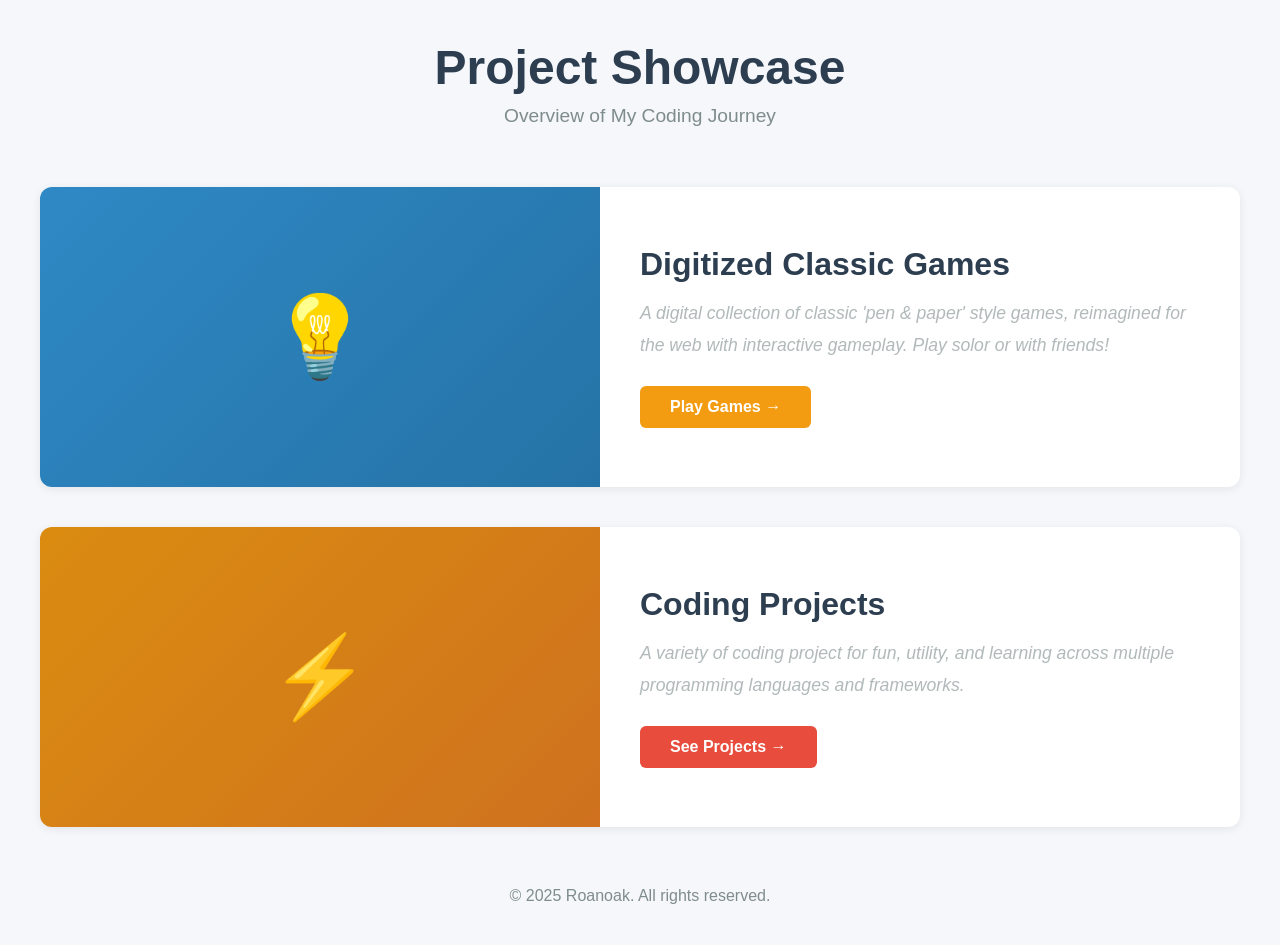
<file: index.html>
<!DOCTYPE html>
<html lang="en">
<head>
    <meta charset="UTF-8">
    <meta name="viewport" content="width=device-width, initial-scale=1.0">
    <title>Roanoak Landing Page</title>
    <link rel="icon" type="image/svg+xml" href="assets/images/favicon.svg">
    <link rel="stylesheet" href="assets/css/style.css">
</head>
<body>
    <div class="container">
        <header>
            <h1>Project Showcase</h1>
            <p class="subtitle">Overview of My Coding Journey</p>
        </header>

        <div class="project-card">
            <div class="project-image">
                <span>💡</span>
            </div>
            <div class="project-content">
                <!-- <div class="project-tag">Games</div> -->
                <h2 class="project-title">Digitized Classic Games</h2>
                <p class="project-description placeholder-text">
                    A digital collection of classic 'pen & paper' style games, reimagined for the web with interactive gameplay. Play solor or with friends!
                </p>
                <a href="projects/project-1/index_pnp.html" class="project-link">Play Games →</a>
            </div>
        </div>

        <div class="project-card">
            <div class="project-image">
                <span>⚡</span>
            </div>
            <div class="project-content">
                <!-- <div class="project-tag">Games</div> -->
                <h2 class="project-title">Coding Projects</h2>
                <p class="project-description placeholder-text">
                    A variety of coding project for fun, utility, and learning across multiple programming languages and frameworks.
                </p>
                <a href="projects/project-2/index_projs.html" class="project-link">See Projects →</a>
            </div>
        </div>
<!--

        <div class="project-card">
            <div class="project-image">
                <span>💫</span>
            </div>
            <div class="project-content">
                <div class="project-tag">Python Development</div>
                <h2 class="project-title">Continuous Network Performance Monitoring</h2>
                <p class="project-description placeholder-text">
                    Simple python code to log internet speeds at regular intervals for better insight into connectivity issues. 
                </p>
                <a href="projects/project-3/index.html" class="project-link">View Project →</a>
            </div>
        </div>
-->
        <footer>
            <p>&copy; 2025 Roanoak. All rights reserved.</p>
        </footer>
    </div>
</body>
</html>
</file>
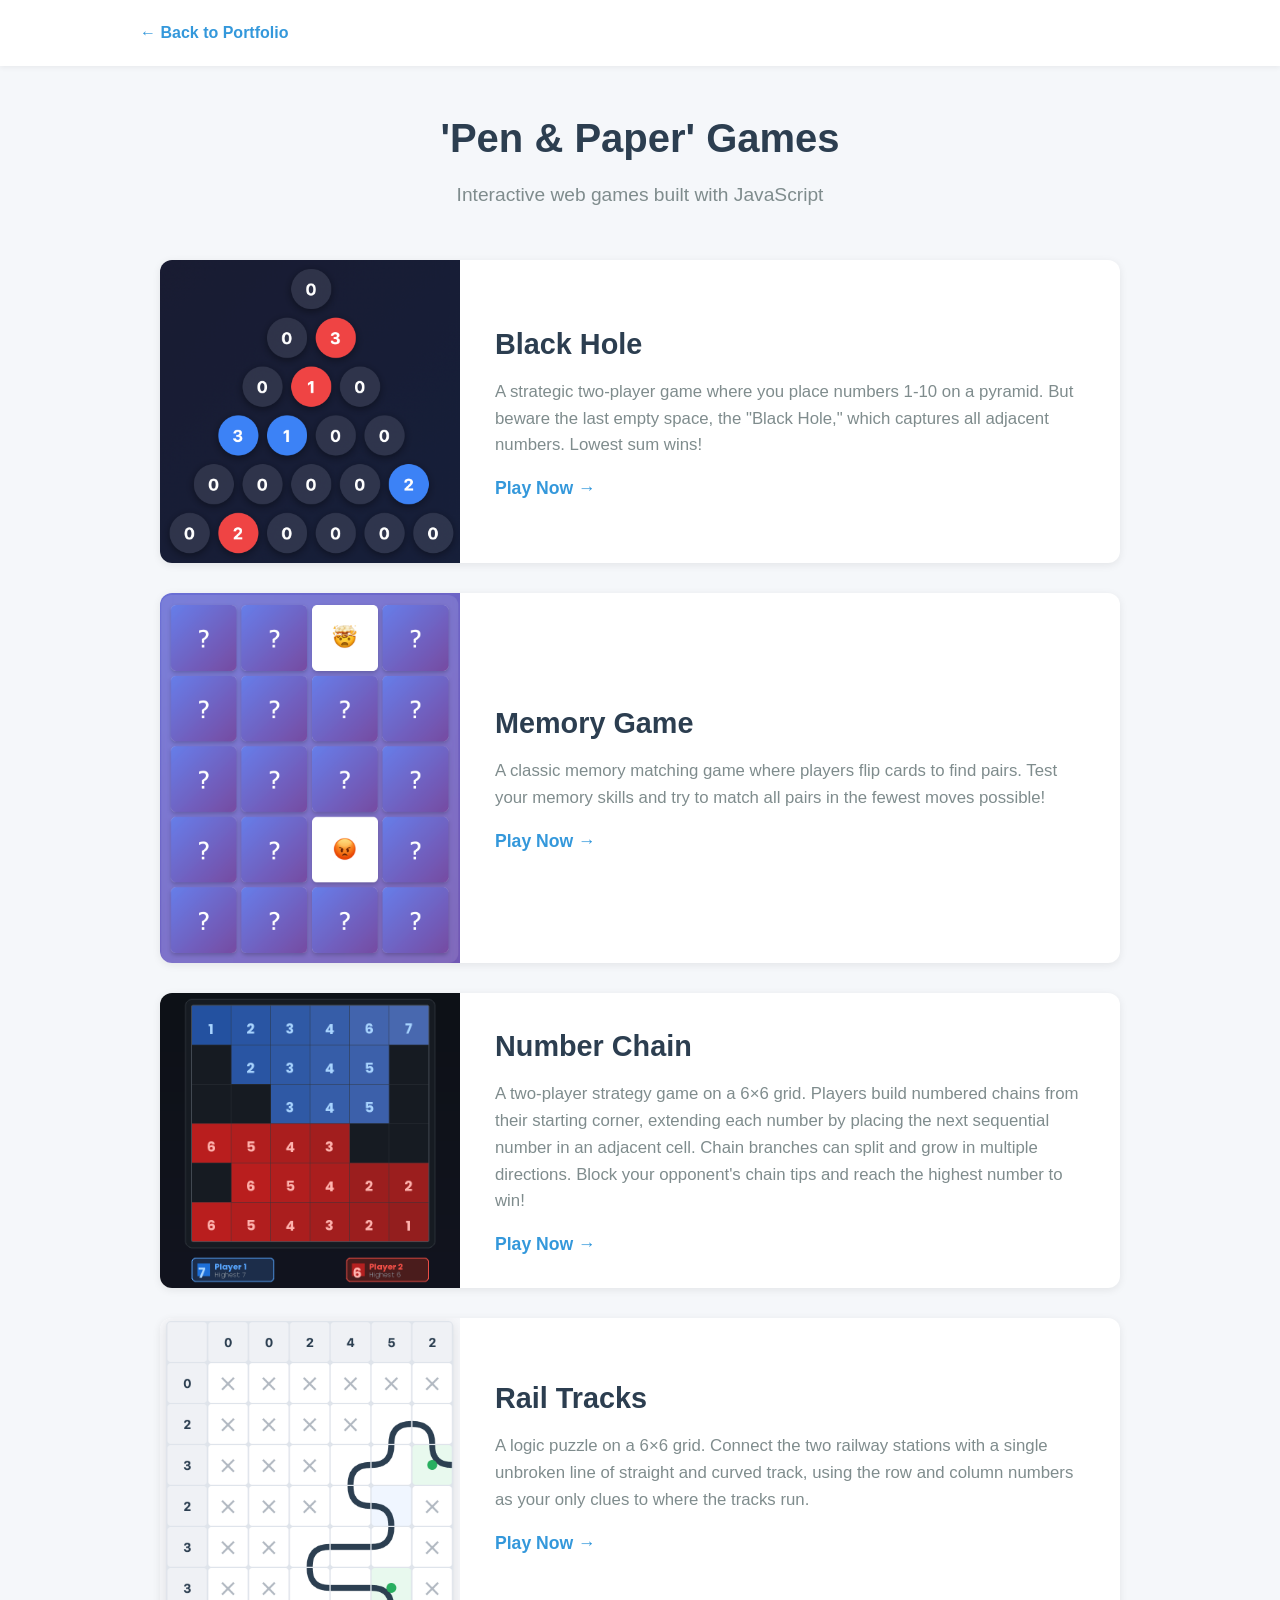
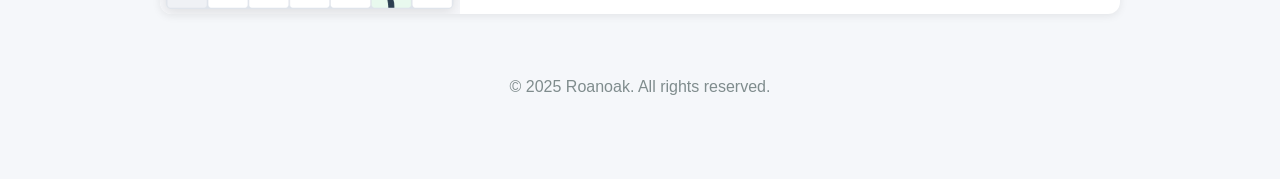
<file: projects/project-1/index_pnp.html>
<!DOCTYPE html>
<html lang="en">
<head>
    <meta charset="UTF-8">
    <meta name="viewport" content="width=device-width, initial-scale=1.0">
    <title>Pen & Paper Games, Digitized</title>
    <link rel="icon" type="image/svg+xml" href="../../assets/images/favicon.svg">
    <link rel="stylesheet" href="assets/css/style.css">
</head>
<body>
    <nav>
        <div class="nav-container">
            <a href="../../index.html" class="back-link">
                ← Back to Portfolio
            </a>
        </div>
    </nav>

    <div class="container">
        <header>
            <h1>'Pen & Paper' Games</h1>
            <p class="subtitle">Interactive web games built with JavaScript</p>
        </header>

        <a href="black-hole-game/index_bh.html" class="game-card">
            <div class="game-image">
                <img src="assets/images/BH-Game-Img.png" alt="Black Hole Game Preview">
            </div>
            <div class="game-content">
                <h2 class="game-title">Black Hole</h2>
                <p class="game-description">
                    A strategic two-player game where you place numbers 1-10 on a pyramid. But beware the last empty space, the "Black Hole," which captures all adjacent numbers. Lowest sum wins!
                </p>
                <span class="play-arrow">Play Now →</span>
            </div>
        </a>

        <a href="mem-game/index_mem_game.html" class="game-card">
            <div class="game-image">
                <img src="assets/images/MEM-Game-Img.png" alt="Memory Game Preview">
            </div>
            <div class="game-content">
                <h2 class="game-title">Memory Game</h2>
                <p class="game-description">
                    A classic memory matching game where players flip cards to find pairs. Test your memory skills and try to match all pairs in the fewest moves possible!
                </p>
                <span class="play-arrow">Play Now →</span>
            </div>
        </a>

        <a href="number-chain-game/index_nc.html" class="game-card">
            <div class="game-image">
                <img src="assets/images/number_chain.png" alt="Number Chain Game Preview">
            </div>
            <div class="game-content">
                <h2 class="game-title">Number Chain</h2>
                <p class="game-description">
                    A two-player strategy game on a 6×6 grid. Players build numbered chains from their starting corner, extending each number by placing the next sequential number in an adjacent cell. Chain branches can split and grow in multiple directions. Block your opponent's chain tips and reach the highest number to win!
                </p>
                <span class="play-arrow">Play Now →</span>
            </div>
        </a>

        <a href="rail-tracks-game/index_rt.html" class="game-card">
            <div class="game-image">
                <img src="assets/images/rail-tack-Img.png" alt="Rail Tracks Game Preview">
            </div>
            <div class="game-content">
                <h2 class="game-title">Rail Tracks</h2>
                <p class="game-description">
                    A logic puzzle on a 6×6 grid. Connect the two railway stations with a single unbroken line of straight and curved track, using the row and column numbers as your only clues to where the tracks run.
                </p>
                <span class="play-arrow">Play Now →</span>
            </div>
        </a>

        <footer>
            <p>&copy; 2025 Roanoak. All rights reserved.</p>
        </footer>
    </div>
</body>
</html>
</file>
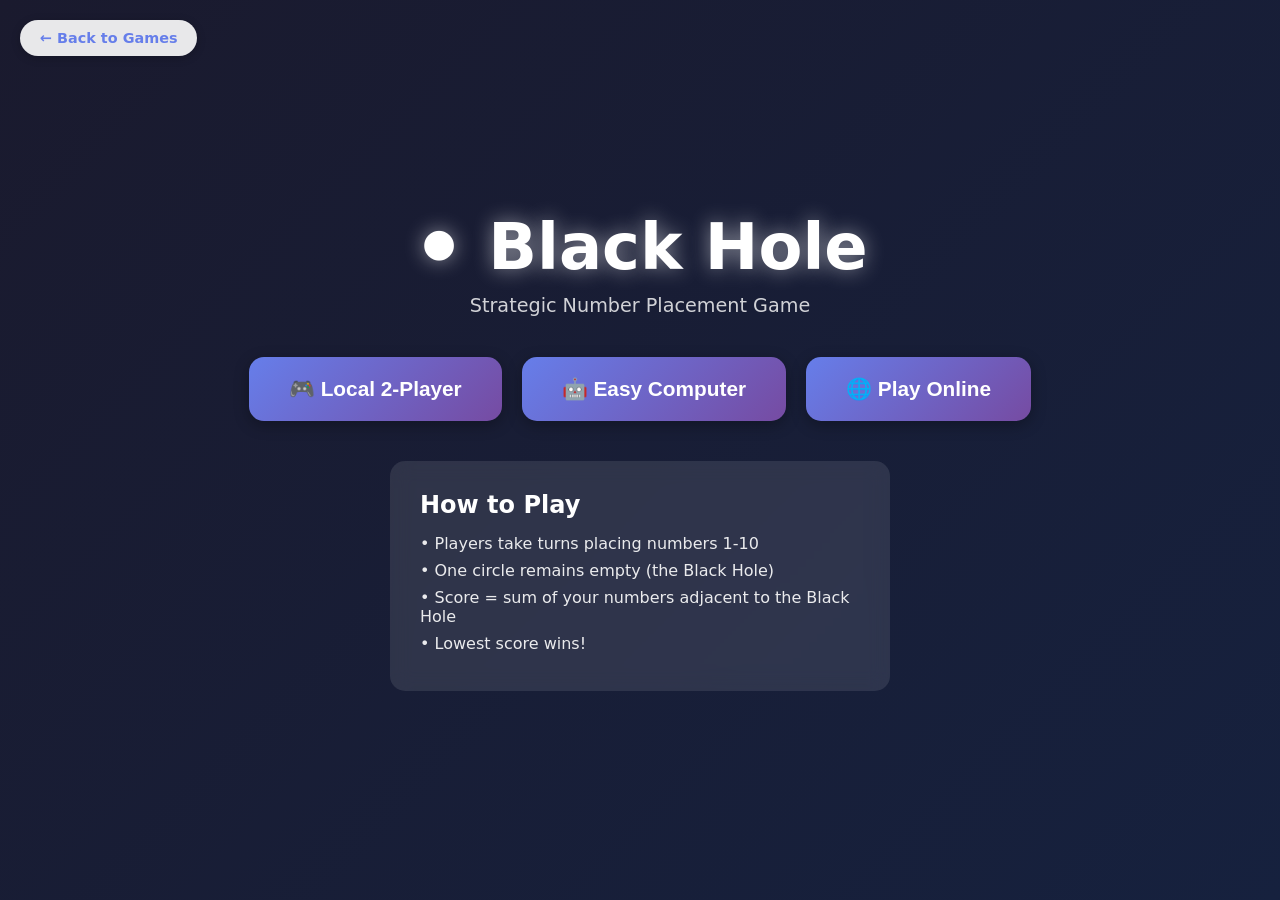
<file: projects/project-1/black-hole-game/index_bh.html>
<!DOCTYPE html>
<html lang="en">
<head>
    <meta charset="UTF-8">
    <meta name="viewport" content="width=device-width, initial-scale=1.0">
    <title>Black Hole Game</title>
    <link rel="stylesheet" href="assets/css/style.css">
</head>
<body>
    <a href="../index_pnp.html" class="back-to-portfolio">← Back to Games</a>
    <!-- Menu Screen -->
    <div id="menuContainer" class="menu-container">
        <h1 class="game-title">⚫ Black Hole</h1>
        <p class="game-subtitle">Strategic Number Placement Game</p>
        <div class="menu-buttons">
            <button class="mode-btn" id="localBtn">🎮 Local 2-Player</button>
            <button class="mode-btn" id="computerEasyBtn">🤖 Easy Computer</button>
            <button class="mode-btn" id="onlineBtn">🌐 Play Online</button>
        </div>
        <div class="rules">
            <h3>How to Play</h3>
            <p>• Players take turns placing numbers 1-10</p>
            <p>• One circle remains empty (the Black Hole)</p>
            <p>• Score = sum of your numbers adjacent to the Black Hole</p>
            <p>• Lowest score wins!</p>
        </div>
    </div>

    <!-- Game Screen -->
    <div id="gameContainer" class="game-container" style="display: none;">
        <div class="header">
            <button class="back-btn" id="backBtn">← Back</button>
            <h1 class="game-title">⚫ Black Hole</h1>
        </div>

        <!-- Turn Indicator -->
        <div class="turn-indicator" id="turnIndicator" style="display: none;">
            <div class="player-icon p1" id="player1Icon">
                <div class="icon-circle" id="player1Circle">1</div>
            </div>
            <div class="turn-text" id="turnText">Player 1's Turn</div>
            <div class="player-icon p2" id="player2Icon">
                <div class="icon-circle" id="player2Circle">2</div>
            </div>
        </div>

        <!-- Game Board (Pyramid) -->
        <div class="pyramid" id="pyramid"></div>

        <!-- Results Screen -->
        <div class="results" id="results" style="display: none;">
            <h2 id="winnerText">Player 1 Wins!</h2>
            <div class="scores">
                <div id="player1ScoreText" style="color: #3b82f6;">Player 1: 0 points</div>
                <div id="player2ScoreText" style="color: #ef4444;">Player 2: 0 points</div>
            </div>
            <button class="restart-btn" id="playAgainBtn">Play Again</button>
        </div>
    </div>

    <!-- Room Selection Modal -->
    <div class="modal-overlay" id="roomModal" style="display: none;">
        <div class="modal">
            <h2>Play Online</h2>
            <div class="modal-buttons">
                <button class="modal-btn" id="createRoomBtn">Create Game</button>
                <button class="modal-btn" id="joinRoomBtn">Join Game</button>
            </div>
            <div class="join-input-container" id="joinInputContainer" style="display: none;">
                <input 
                    type="text" 
                    id="roomCodeInput" 
                    placeholder="Enter Room Code" 
                    maxlength="20"
                    style="text-transform: uppercase;"
                />
                <div class="modal-buttons">
                    <button class="modal-btn" id="submitJoinBtn">Join</button>
                    <button class="modal-btn secondary" id="cancelJoinBtn">Cancel</button>
                </div>
            </div>
            <button class="close-modal" id="closeRoomModal">✕</button>
        </div>
    </div>

    <!-- Waiting for Opponent Modal -->
    <div class="modal-overlay" id="waitingModal" style="display: none;">
        <div class="modal">
            <h2>Waiting for Opponent...</h2>
            <p>Share this code:</p>
            <div class="room-code" id="roomCodeDisplay">BLUE-STAR</div>
            <button class="modal-btn" id="copyCodeBtn">Copy Code</button>
            <button class="modal-btn secondary" id="cancelWaitingBtn">Cancel</button>
        </div>
    </div>

    <!-- Chat Toggle Button (Online mode only) -->
    <button class="chat-toggle" id="chatToggle" style="display: none;">
        💬
        <span class="badge" id="chatBadge" style="display: none;">0</span>
    </button>

    <!-- Chat Window -->
    <div class="chat-window" id="chatWindow" style="display: none;">
        <div class="chat-header">
            <span>Chat</span>
            <button id="closeChatBtn">✕</button>
        </div>
        <div class="chat-messages" id="chatMessages"></div>
        <div class="chat-input-row">
            <input 
                type="text" 
                id="chatInput" 
                placeholder="Type a message..."
            />
            <button id="sendChatBtn">Send</button>
        </div>
    </div>

    <!-- Load JavaScript Modules -->
    <script type="module" src="assets/js/config.js"></script>
    <script type="module" src="assets/js/firebase.js"></script>
    <script type="module" src="assets/js/game.js"></script>
    <script type="module" src="assets/js/online.js"></script>
    <script type="module" src="assets/js/ui.js"></script>
    <script type="module" src="assets/js/main.js"></script>
    <script type="module" src="assets/js/computer.js"></script>
</body>
</html>
</file>
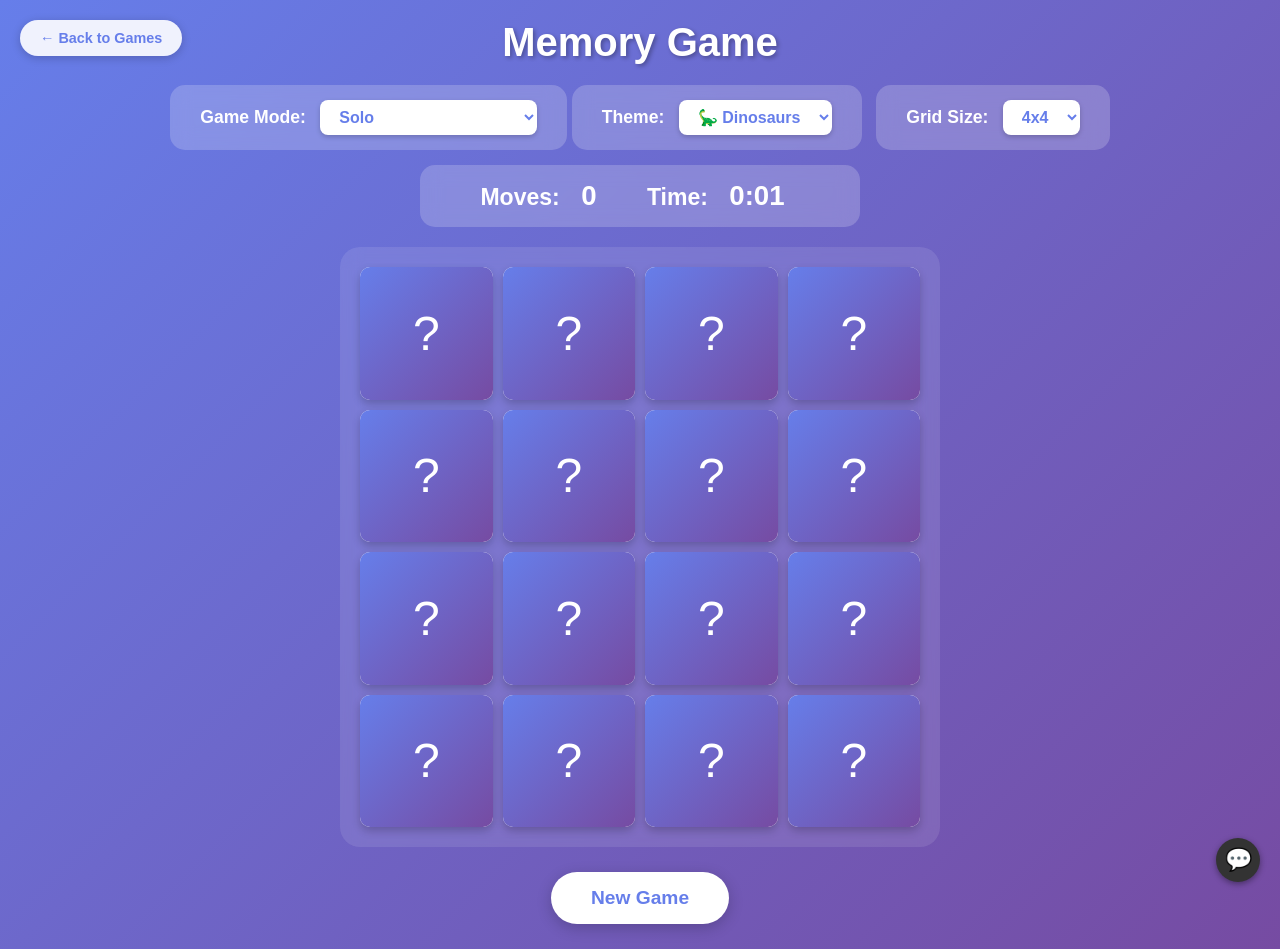
<file: projects/project-1/mem-game/index_mem_game.html>
<!DOCTYPE html>
<html lang="en">
<head>
    <meta charset="UTF-8">
    <meta name="viewport" content="width=device-width, initial-scale=1.0">
    <title>Memory Game</title>
    <link rel="icon" type="image/svg+xml" href="../../assets/images/favicon.svg">
    <link rel="stylesheet" href="assets/css/style.css">
</head>
<body>
    <a href="../index_pnp.html" class="back-to-portfolio">← Back to Games</a>
    <div class="container">
        <h1>Memory Game</h1>
        
        <div class="mode-selector">
            <label for="modeSelect">Game Mode:</label>
            <select id="modeSelect" onchange="handleModeChange()">
                <option value="solo">Solo</option>
                <option value="vs-easy">VS Easy Computer</option>
                <option value="vs-medium">VS Medium Computer</option>
                <option value="vs-hard">VS Hard Computer</option>
                <option value="vs-friend">VS Friend Online</option>
            </select>
        </div>

        <div class="theme-selector">
            <label for="themeSelect">Theme:</label>
            <select id="themeSelect" onchange="handleSettingsChange()">
                <option value="fruits">🍎 Fruits</option>
                <option value="dinosaurs">🦕 Dinosaurs</option>
                <option value="trucks">🚚 Trucks</option>
                <option value="space">🚀 Space</option>
                <option value="faces">😀 Faces</option>
            </select>
        </div>

        <div class="size-selector">
            <label for="sizeSelect">Grid Size:</label>
            <select id="sizeSelect" onchange="handleSettingsChange()">
                <option value="3x4">3x4</option>
                <option value="4x4">4x4</option>
                <option value="4x5">4x5</option>
                <option value="5x6">5x6</option>
                <option value="6x6">6x6</option>
            </select>
        </div>

        <div class="turn-indicator" id="turnIndicator" style="display: none;">
            <span id="turnText">Your Turn</span>
        </div>

        <div class="stats" id="stats">
            <span id="soloStats">
                <span>Moves: <span id="moves">0</span></span>
                <span>Time: <span id="timer">0:00</span></span>
            </span>
            <span id="vsStats" style="display: none;">
                <span>You: <span id="playerScore">0</span></span>
                <span>Opponent: <span id="opponentScore">0</span></span>
            </span>
        </div>

        <div class="game-board" id="gameBoard"></div>

        <button class="restart-btn" onclick="initGame()">New Game</button>
    </div>

    <!-- Room Selection Modal -->
    <div class="modal" id="roomModal">
        <h2>Play Online</h2>
        <p>Choose an option to play with a friend:</p>
        <div class="button-group">
            <button id="createRoomBtn" class="restart-btn" onclick="createRoom()">Create Game</button>
            <button id="joinRoomBtn" class="restart-btn" onclick="showJoinInput()">Join Game</button>
        </div>
        <div id="joinInput" style="display: none; margin-top: 20px;">
            <input type="text" id="roomCodeInput" placeholder="Enter Room Code" maxlength="20">
            <div class="button-group">
                <button id="submitJoinBtn" class="restart-btn" onclick="joinRoom()">Join</button>
                <button id="cancelJoinBtn" class="restart-btn" onclick="hideJoinInput()">Cancel</button>
            </div>
        </div>
        <button id="closeRoomModal" style="display:none;"></button>
    </div>

    <!-- Waiting Modal -->
    <div class="modal" id="waitingModal">
        <h2>Waiting for Friend...</h2>
        <p>Share this code with your friend:</p>
        <div class="room-code" id="roomCodeDisplay"></div>
        <div class="button-group">
            <button id="copyCodeBtn" class="copy-btn" onclick="copyRoomCode()">Copy Code</button>
            <button id="cancelWaitingBtn" class="restart-btn" onclick="cancelRoom()">Cancel</button>
        </div>
    </div>

    <!-- Win Message Modal -->
    <div class="modal" id="winMessage">
        <h2 id="winTitle">Congratulations!</h2>
        <div id="winContent"></div>
        <div class="score-text" id="scoreText"></div>
        <div class="button-group">
            <button class="copy-btn" id="copyBtn" onclick="copyScore()">Copy Score</button>
            <button class="restart-btn" onclick="initGame()">Play Again</button>
        </div>
    </div>

    <!-- Load JavaScript Modules -->
    <script type="module" src="assets/js/config.js"></script>
    <script type="module" src="assets/js/firebase.js"></script>
    <script type="module" src="assets/js/game.js"></script>
    <script type="module" src="assets/js/ui.js"></script>
    <script type="module" src="assets/js/online.js"></script>
    <script type="module" src="assets/js/computer.js"></script>
    <script type="module" src="assets/js/main.js"></script>
    
    <!-- === Chat UI (Vs Friend mode only) === -->
    <div id="chat-toggle" class="chat-toggle hidden" title="Chat">💬</div>
    <div id="chat-window" class="chat-window hidden">
      <div id="chat-header">
        <span>Chat</span>
        <span id="chat-close" class="chat-close">✖</span>
      </div>
      <div id="chat-messages"></div>
      <div id="chat-input-row">
        <input id="chat-input" type="text" placeholder="Type a message..." />
        <button id="chat-send">Send</button>
      </div>
    </div>

</body>
</html>
</file>
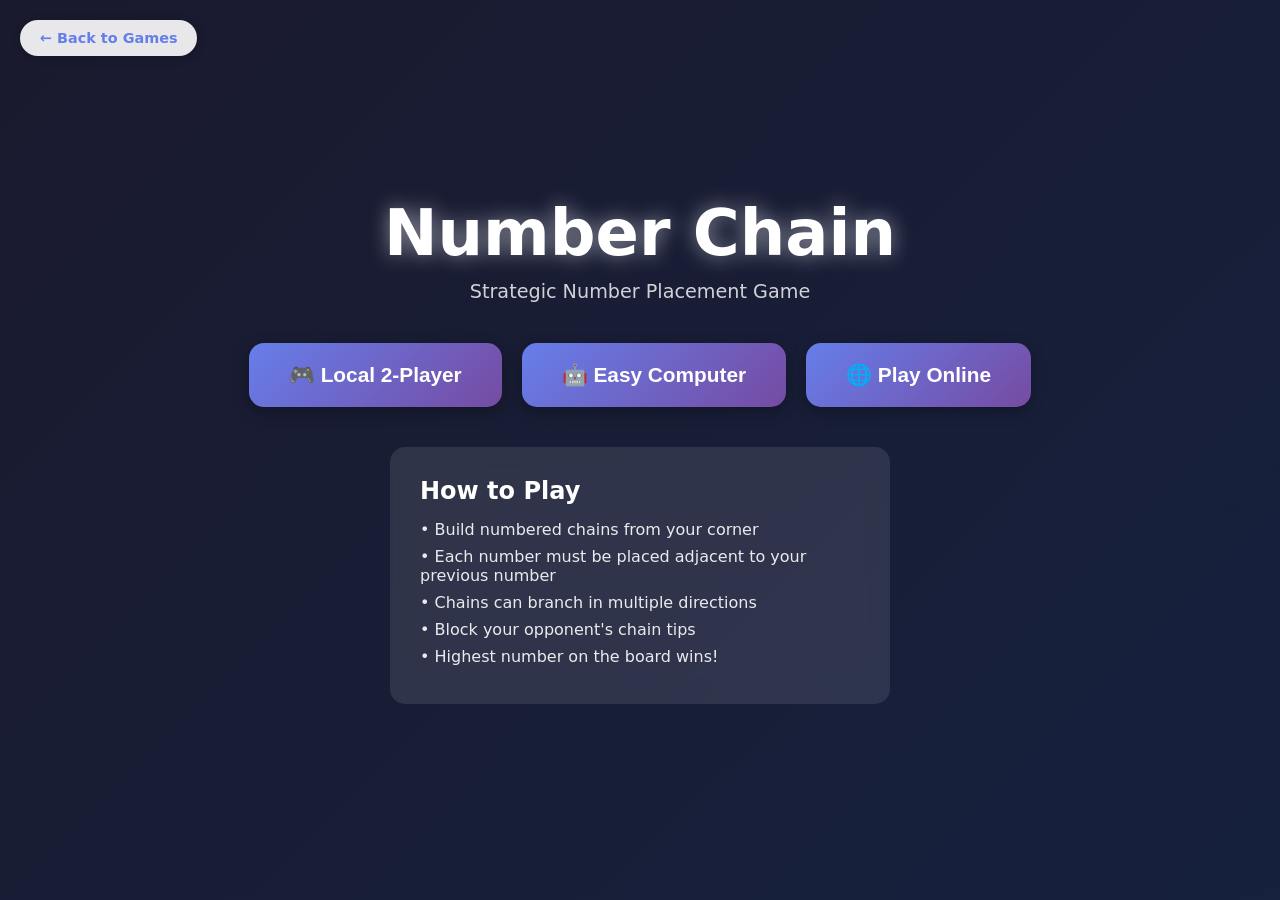
<file: projects/project-1/number-chain-game/index_nc.html>
<!DOCTYPE html>
<html lang="en">
<head>
    <meta charset="UTF-8">
    <meta name="viewport" content="width=device-width, initial-scale=1.0">
    <title>Number Chain</title>
    <link rel="stylesheet" href="assets/css/style.css">
</head>
<body>
    <a href="../index_pnp.html" class="back-to-portfolio">← Back to Games</a>
    
    <div id="menuContainer" class="menu-container">
        <h1 class="game-title">Number Chain</h1>
        <p class="game-subtitle">Strategic Number Placement Game</p>
        <div class="menu-buttons">
            <button class="mode-btn" id="localBtn">🎮 Local 2-Player</button>
            <button class="mode-btn" id="computerEasyBtn">🤖 Easy Computer</button>
            <button class="mode-btn" id="onlineBtn">🌐 Play Online</button>
        </div>
        <div class="rules">
            <h3>How to Play</h3>
            <p>• Build numbered chains from your corner</p>
            <p>• Each number must be placed adjacent to your previous number</p>
            <p>• Chains can branch in multiple directions</p>
            <p>• Block your opponent's chain tips</p>
            <p>• Highest number on the board wins!</p>
        </div>
    </div>

    <div id="gameContainer" class="game-container" style="display: none;">
        <div class="header">
            <button class="back-btn" id="backBtn">← Back</button>
            <h1 class="game-title">Number Chain</h1>
        </div>

        <div class="turn-indicator" id="turnIndicator" style="display: none;">
            <div class="player-icon p1" id="player1Icon">
                <div class="icon-circle" id="player1Circle">1</div>
            </div>
            <div class="turn-text" id="turnText">Player 1's Turn</div>
            <div class="player-icon p2" id="player2Icon">
                <div class="icon-circle" id="player2Circle">1</div>
            </div>
        </div>

        <div class="grid" id="grid"></div>

        <div class="results" id="results" style="display: none;">
            <h2 id="winnerText">Player 1 Wins!</h2>
            <div class="scores">
                <div id="player1ScoreText" style="color: #3b82f6;">Player 1 highest: 0</div>
                <div id="player2ScoreText" style="color: #ef4444;">Player 2 highest: 0</div>
            </div>
            <button class="restart-btn" id="playAgainBtn">Play Again</button>
        </div>
    </div>

    <div class="modal-overlay" id="roomModal" style="display: none;">
        <div class="modal">
            <h2>Play Online</h2>
            <div class="modal-buttons">
                <button class="modal-btn" id="createRoomBtn">Create Game</button>
                <button class="modal-btn" id="joinRoomBtn">Join Game</button>
            </div>
            <div class="join-input-container" id="joinInputContainer" style="display: none;">
                <input 
                    type="text" 
                    id="roomCodeInput" 
                    placeholder="Enter Room Code" 
                    maxlength="20"
                    style="text-transform: uppercase;"
                />
                <div class="modal-buttons">
                    <button class="modal-btn" id="submitJoinBtn">Join</button>
                    <button class="modal-btn secondary" id="cancelJoinBtn">Cancel</button>
                </div>
            </div>
            <button class="close-modal" id="closeRoomModal">✕</button>
        </div>
    </div>

    <div class="modal-overlay" id="waitingModal" style="display: none;">
        <div class="modal">
            <h2>Waiting for Opponent...</h2>
            <p>Share this code:</p>
            <div class="room-code" id="roomCodeDisplay">BLUE-STAR</div>
            <button class="modal-btn" id="copyCodeBtn">Copy Code</button>
            <button class="modal-btn secondary" id="cancelWaitingBtn">Cancel</button>
        </div>
    </div>

    <button class="chat-toggle" id="chatToggle" style="display: none;">
        💬
        <span class="badge" id="chatBadge" style="display: none;">0</span>
    </button>

    <div class="chat-window" id="chatWindow" style="display: none;">
        <div class="chat-header">
            <span>Chat</span>
            <button id="closeChatBtn">✕</button>
        </div>
        <div class="chat-messages" id="chatMessages"></div>
        <div class="chat-input-row">
            <input 
                type="text" 
                id="chatInput" 
                placeholder="Type a message..."
            />
            <button id="sendChatBtn">Send</button>
        </div>
    </div>

    <script type="module" src="assets/js/config.js"></script>
    <script type="module" src="assets/js/firebase.js"></script>
    <script type="module" src="assets/js/game.js"></script>
    <script type="module" src="assets/js/online.js"></script>
    <script type="module" src="assets/js/ui.js"></script>
    <script type="module" src="assets/js/main.js"></script>
    <script type="module" src="assets/js/computer.js"></script>
</body>
</html>
</file>
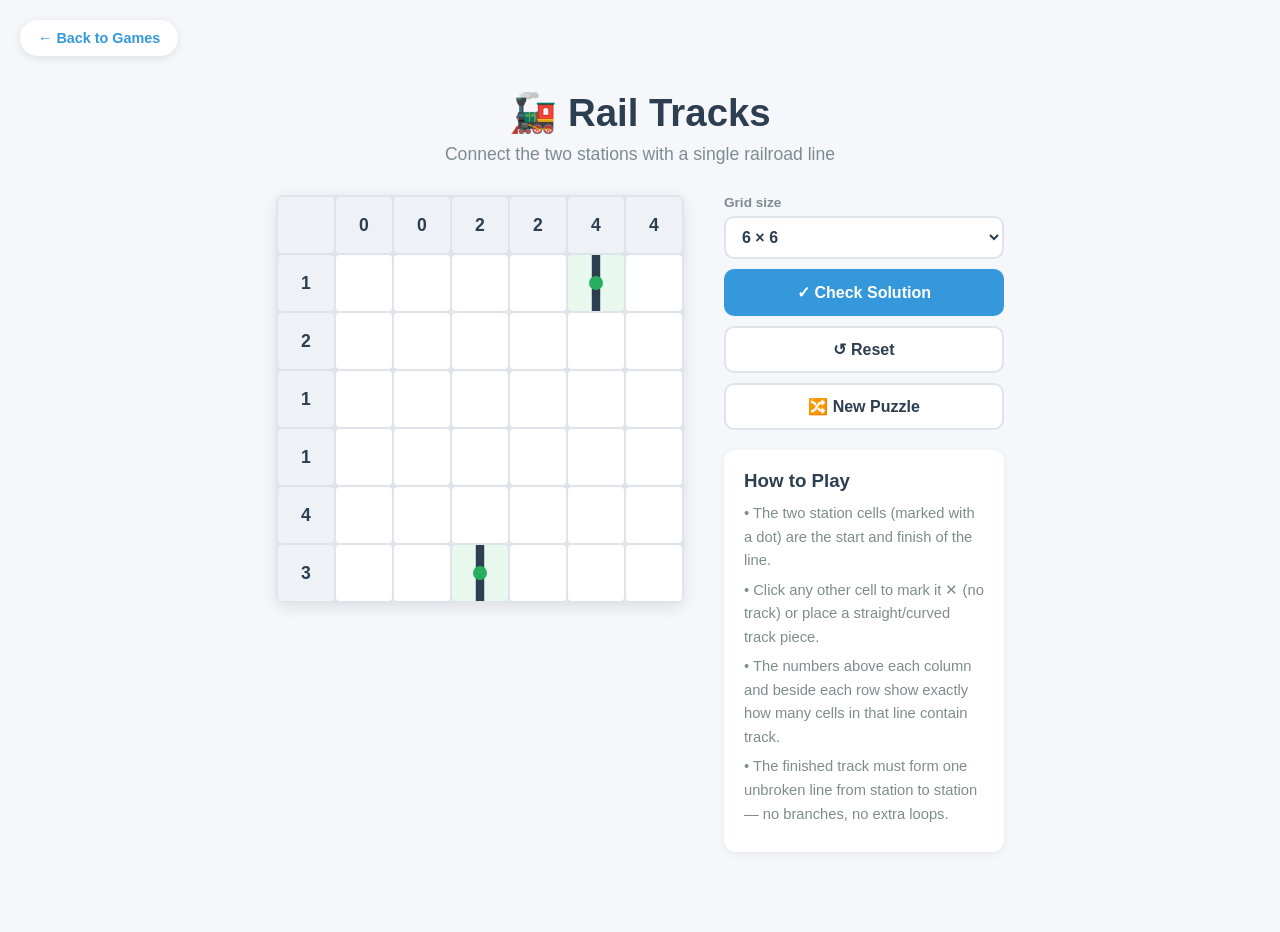
<file: projects/project-1/rail-tracks-game/index_rt.html>
<!DOCTYPE html>
<html lang="en">
<head>
    <meta charset="UTF-8">
    <meta name="viewport" content="width=device-width, initial-scale=1.0">
    <title>Rail Tracks</title>
    <link rel="icon" type="image/svg+xml" href="../../assets/images/favicon.svg">
    <link rel="stylesheet" href="assets/css/style.css">
</head>
<body>
    <a href="../index_pnp.html" class="back-to-portfolio">← Back to Games</a>

    <div class="page">
        <header>
            <h1 class="game-title">🚂 Rail Tracks</h1>
            <p class="game-subtitle">Connect the two stations with a single railroad line</p>
        </header>

        <div class="layout">
            <div class="board-wrap">
                <div id="board" class="board"></div>
                <div id="message" class="message"></div>
            </div>

            <div class="side-panel">
                <div class="controls">
                    <label class="size-label" for="sizeSelect">Grid size</label>
                    <select id="sizeSelect" class="size-select">
                        <option value="6">6 × 6</option>
                        <option value="8">8 × 8</option>
                        <option value="10">10 × 10</option>
                        <option value="12">12 × 12</option>
                    </select>
                    <button id="checkBtn" class="btn btn-primary">✓ Check Solution</button>
                    <button id="resetBtn" class="btn">↺ Reset</button>
                    <button id="newPuzzleBtn" class="btn">🔀 New Puzzle</button>
                </div>

                <div class="rules">
                    <h3>How to Play</h3>
                    <p>• The two station cells (marked with a dot) are the start and finish of the line.</p>
                    <p>• Click any other cell to mark it ✕ (no track) or place a straight/curved track piece.</p>
                    <p>• The numbers above each column and beside each row show exactly how many cells in that line contain track.</p>
                    <p>• The finished track must form one unbroken line from station to station — no branches, no extra loops.</p>
                </div>
            </div>
        </div>
    </div>

    <script src="assets/js/game.js" defer></script>
</body>
</html>
</file>
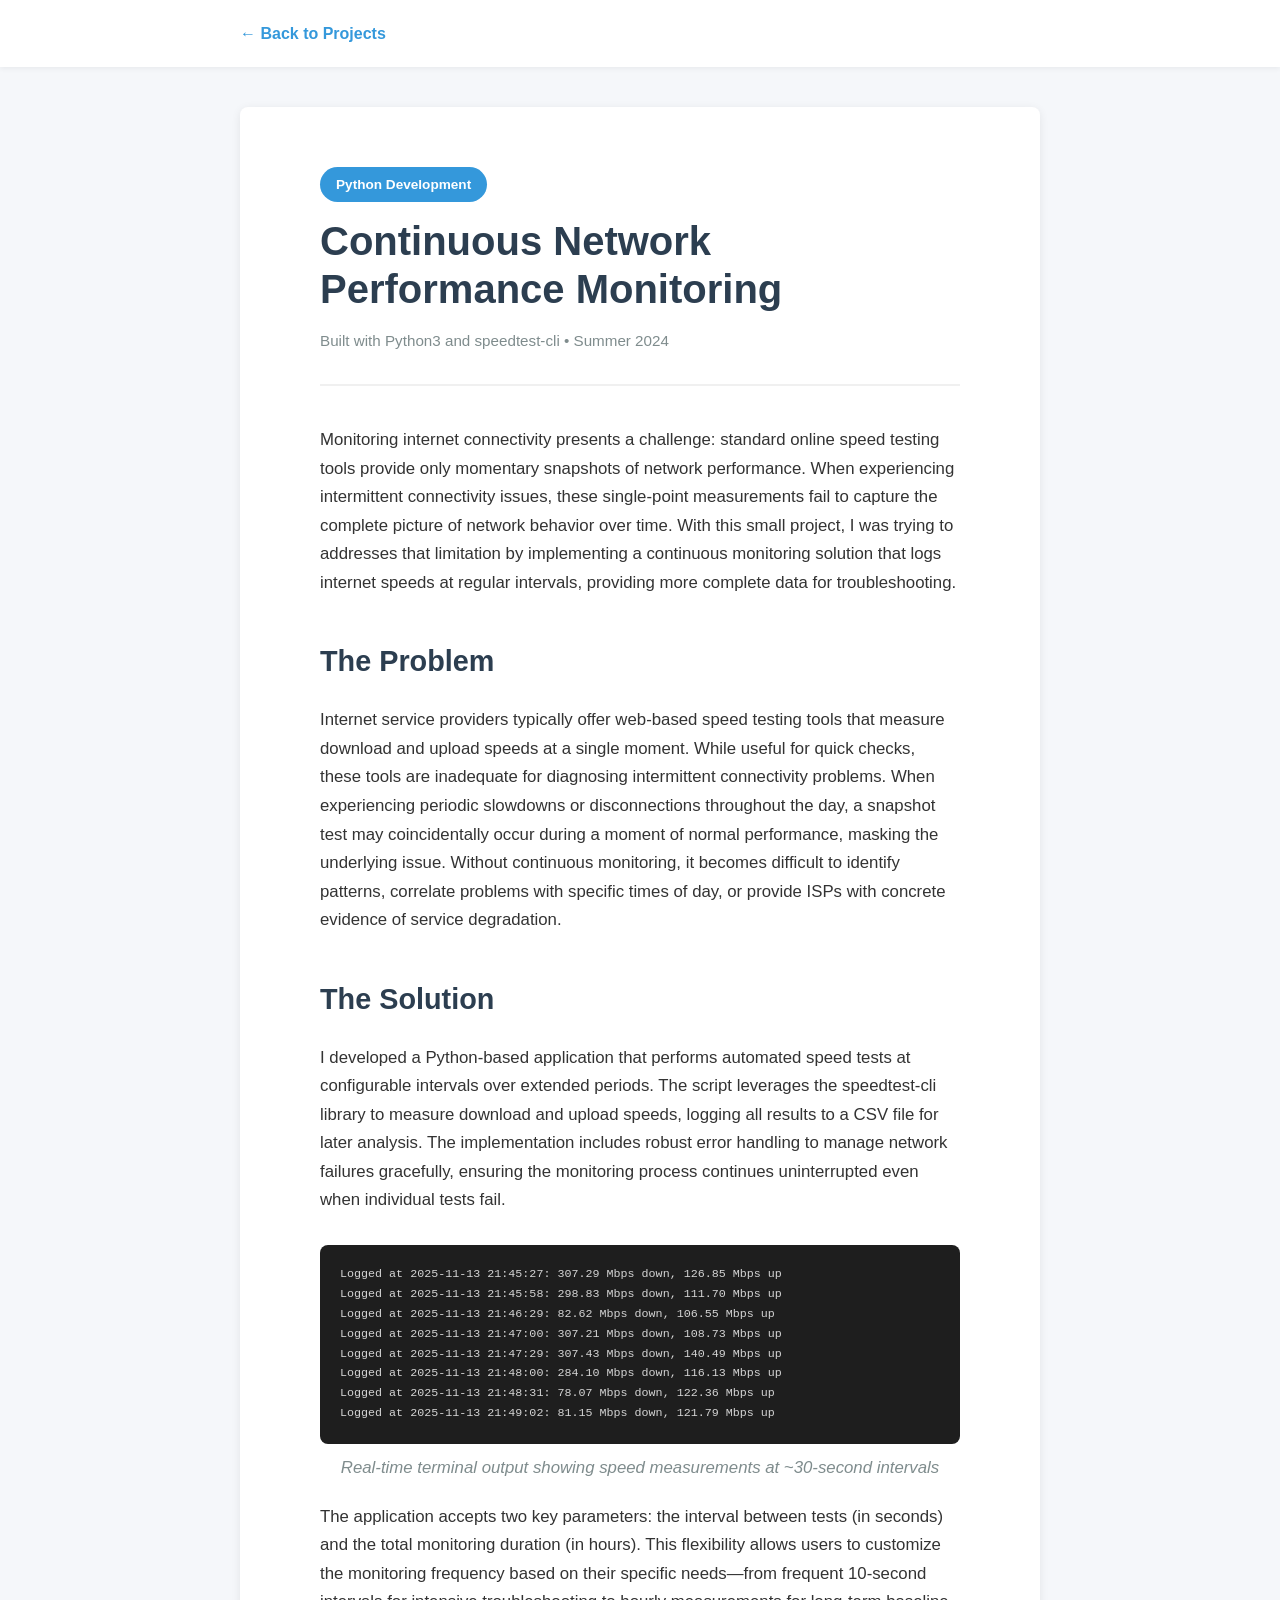
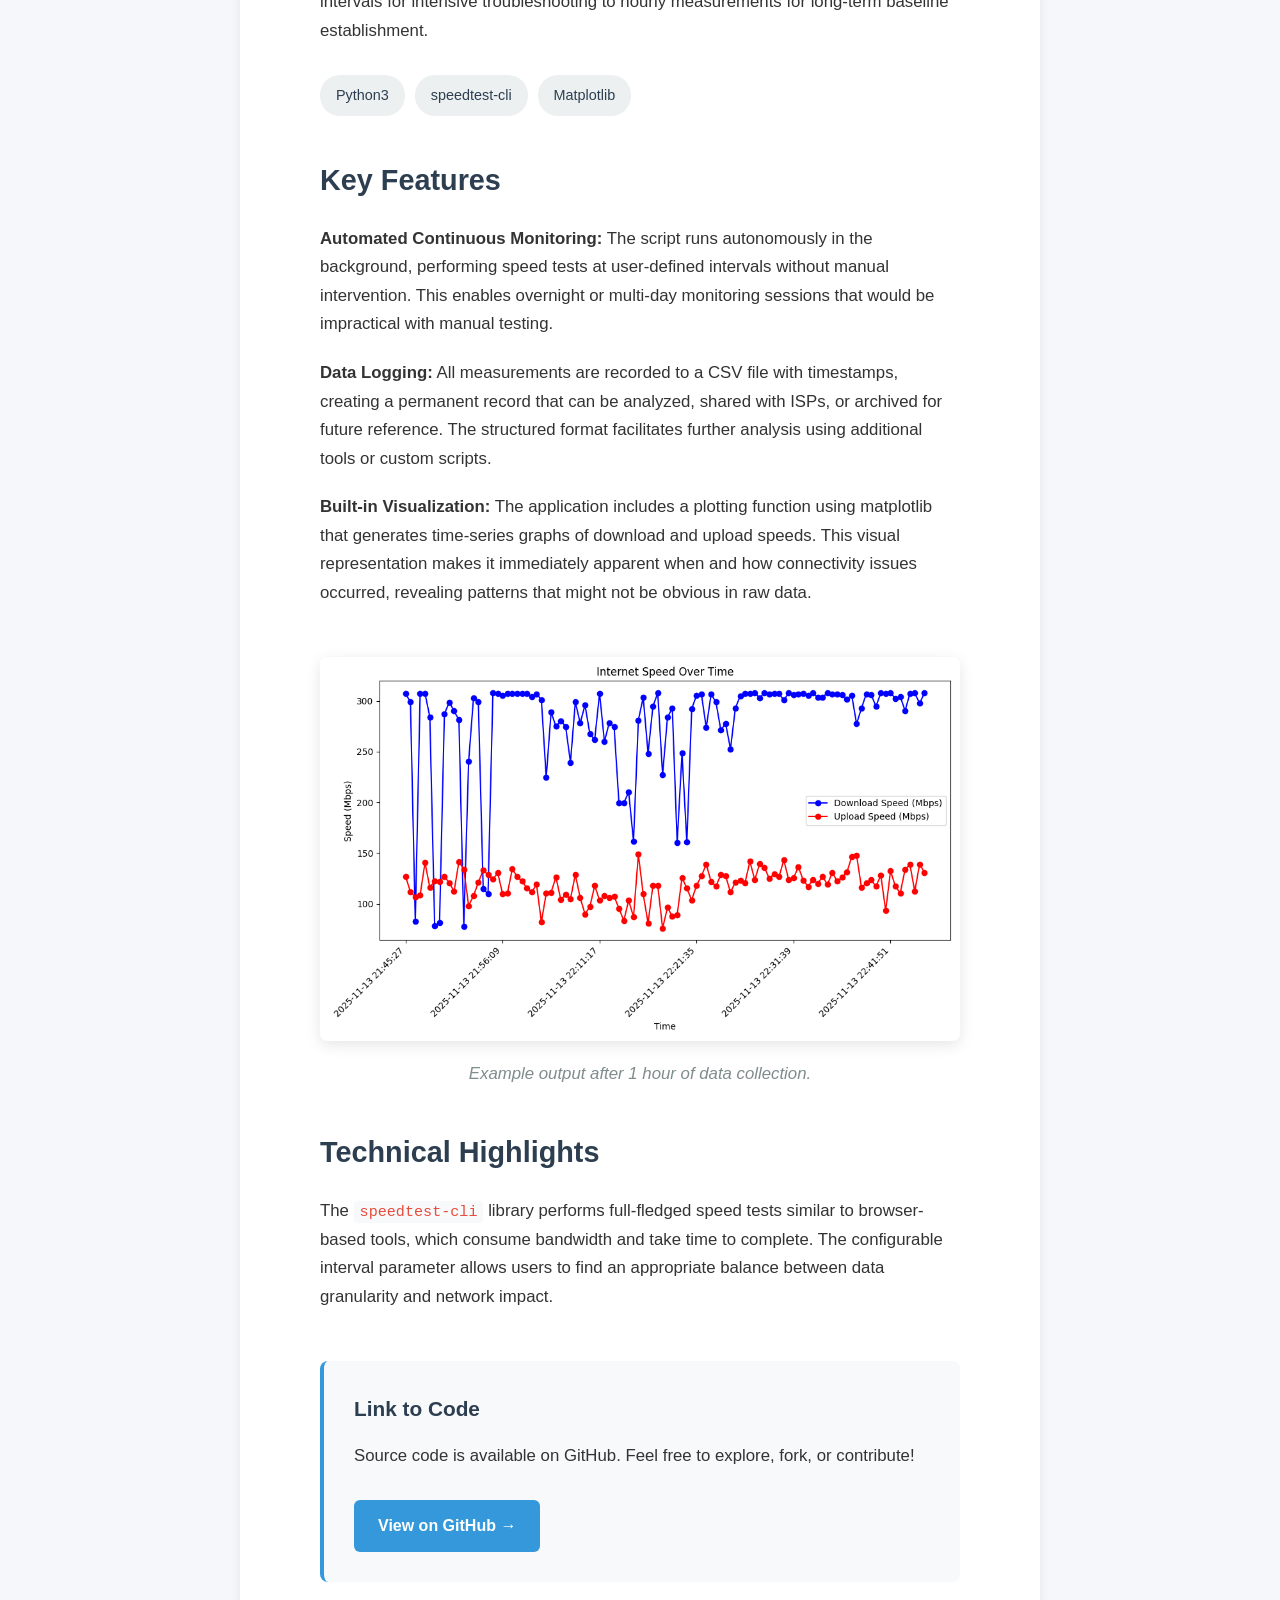
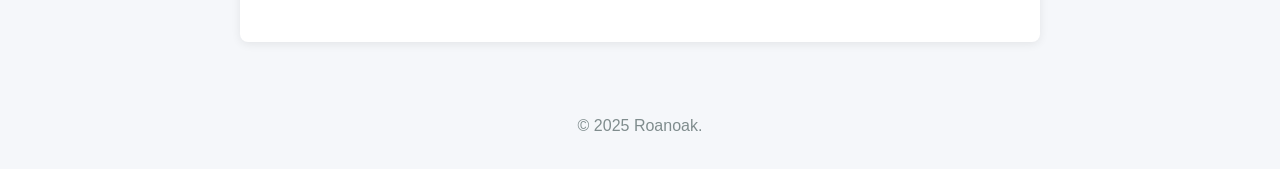
<file: projects/project-2/proj-ISP/index_ISP.html>
<!DOCTYPE html>
<html lang="en">
<head>
    <meta charset="UTF-8">
    <meta name="viewport" content="width=device-width, initial-scale=1.0">
    <title>ISP Speedtest</title>
    <link rel="icon" type="image/svg+xml" href="../../assets/images/favicon.svg">
    <link rel="stylesheet" href="assets/css/style.css">
</head>
<body>
    <nav>
        <div class="nav-container">
            <a href="../index_projs.html" class="back-link">
                ← Back to Projects
            </a>
        </div>
    </nav>

    <article>
        <div class="project-header">
            <div class="project-tag">Python Development</div>
            <h1>Continuous Network Performance Monitoring</h1>
            <div class="project-meta">Built with Python3 and speedtest-cli • Summer 2024</div>
        </div>

        <div class="content">
            <p>
                Monitoring internet connectivity presents a  challenge: standard online speed testing tools provide only momentary snapshots of network performance. When experiencing intermittent connectivity issues, these single-point measurements fail to capture the complete picture of network behavior over time. With this small project, I was trying to addresses that limitation by implementing a continuous monitoring solution that logs internet speeds at regular intervals, providing more complete data for troubleshooting.
            </p>

            <h2>The Problem</h2>
            <p>
                Internet service providers typically offer web-based speed testing tools that measure download and upload speeds at a single moment. While useful for quick checks, these tools are inadequate for diagnosing intermittent connectivity problems. When experiencing periodic slowdowns or disconnections throughout the day, a snapshot test may coincidentally occur during a moment of normal performance, masking the underlying issue. Without continuous monitoring, it becomes difficult to identify patterns, correlate problems with specific times of day, or provide ISPs with concrete evidence of service degradation.
            </p>

            <h2>The Solution</h2>
            <p>
                I developed a Python-based application that performs automated speed tests at configurable intervals over extended periods. The script leverages the speedtest-cli library to measure download and upload speeds, logging all results to a CSV file for later analysis. The implementation includes robust error handling to manage network failures gracefully, ensuring the monitoring process continues uninterrupted even when individual tests fail.
            </p>

            <div style="background: #1e1e1e; color: #d4d4d4; padding: 20px; border-radius: 8px; font-family: 'Courier New', monospace; font-size: 0.9em; overflow-x: auto; margin: 30px 0;">
<pre style="margin: 0;">Logged at 2025-11-13 21:45:27: 307.29 Mbps down, 126.85 Mbps up
Logged at 2025-11-13 21:45:58: 298.83 Mbps down, 111.70 Mbps up
Logged at 2025-11-13 21:46:29: 82.62 Mbps down, 106.55 Mbps up
Logged at 2025-11-13 21:47:00: 307.21 Mbps down, 108.73 Mbps up
Logged at 2025-11-13 21:47:29: 307.43 Mbps down, 140.49 Mbps up
Logged at 2025-11-13 21:48:00: 284.10 Mbps down, 116.13 Mbps up
Logged at 2025-11-13 21:48:31: 78.07 Mbps down, 122.36 Mbps up
Logged at 2025-11-13 21:49:02: 81.15 Mbps down, 121.79 Mbps up</pre>
</div>
<p class="image-caption">Real-time terminal output showing speed measurements at ~30-second intervals</p>

            <p>
                The application accepts two key parameters: the interval between tests (in seconds) and the total monitoring duration (in hours). This flexibility allows users to customize the monitoring frequency based on their specific needs—from frequent 10-second intervals for intensive troubleshooting to hourly measurements for long-term baseline establishment.
            </p>

            <div class="tech-stack">
                <span class="tech-tag">Python3</span>
                <span class="tech-tag">speedtest-cli</span>
                <span class="tech-tag">Matplotlib</span>
            </div>

            <h2>Key Features</h2>

            <p>
                <strong>Automated Continuous Monitoring:</strong> The script runs autonomously in the background, performing speed tests at user-defined intervals without manual intervention. This enables overnight or multi-day monitoring sessions that would be impractical with manual testing.
            </p>
            <p>
                <strong>Data Logging:</strong> All measurements are recorded to a CSV file with timestamps, creating a permanent record that can be analyzed, shared with ISPs, or archived for future reference. The structured format facilitates further analysis using additional tools or custom scripts.
            </p>
            <p>
                <strong>Built-in Visualization:</strong> The application includes a plotting function using matplotlib that generates time-series graphs of download and upload speeds. This visual representation makes it immediately apparent when and how connectivity issues occurred, revealing patterns that might not be obvious in raw data.
            </p>

            <img src="assets/images/ISPspeeds.png" alt="Application demo">
            <p class="image-caption">Example output after 1 hour of data collection.</p>

            <h2>Technical Highlights</h2>
            <p>
                The <code>speedtest-cli</code> library performs full-fledged speed tests similar to browser-based tools, which consume bandwidth and take time to complete. The configurable interval parameter allows users to find an appropriate balance between data granularity and network impact.
            </p>

            <div class="repo-section">
                <h3>Link to Code</h3>
                <p>Source code is available on GitHub. Feel free to explore, fork, or contribute!</p>
                <a href="https://github.com/roanoaklabs/ISP-speedtest/" class="repo-link" target="_blank">
                    View on GitHub →
                </a>
            </div>
        </div>
    </article>

    <footer>
        <p>&copy; 2025 Roanoak.</p>
    </footer>
</body>
</html>
</file>
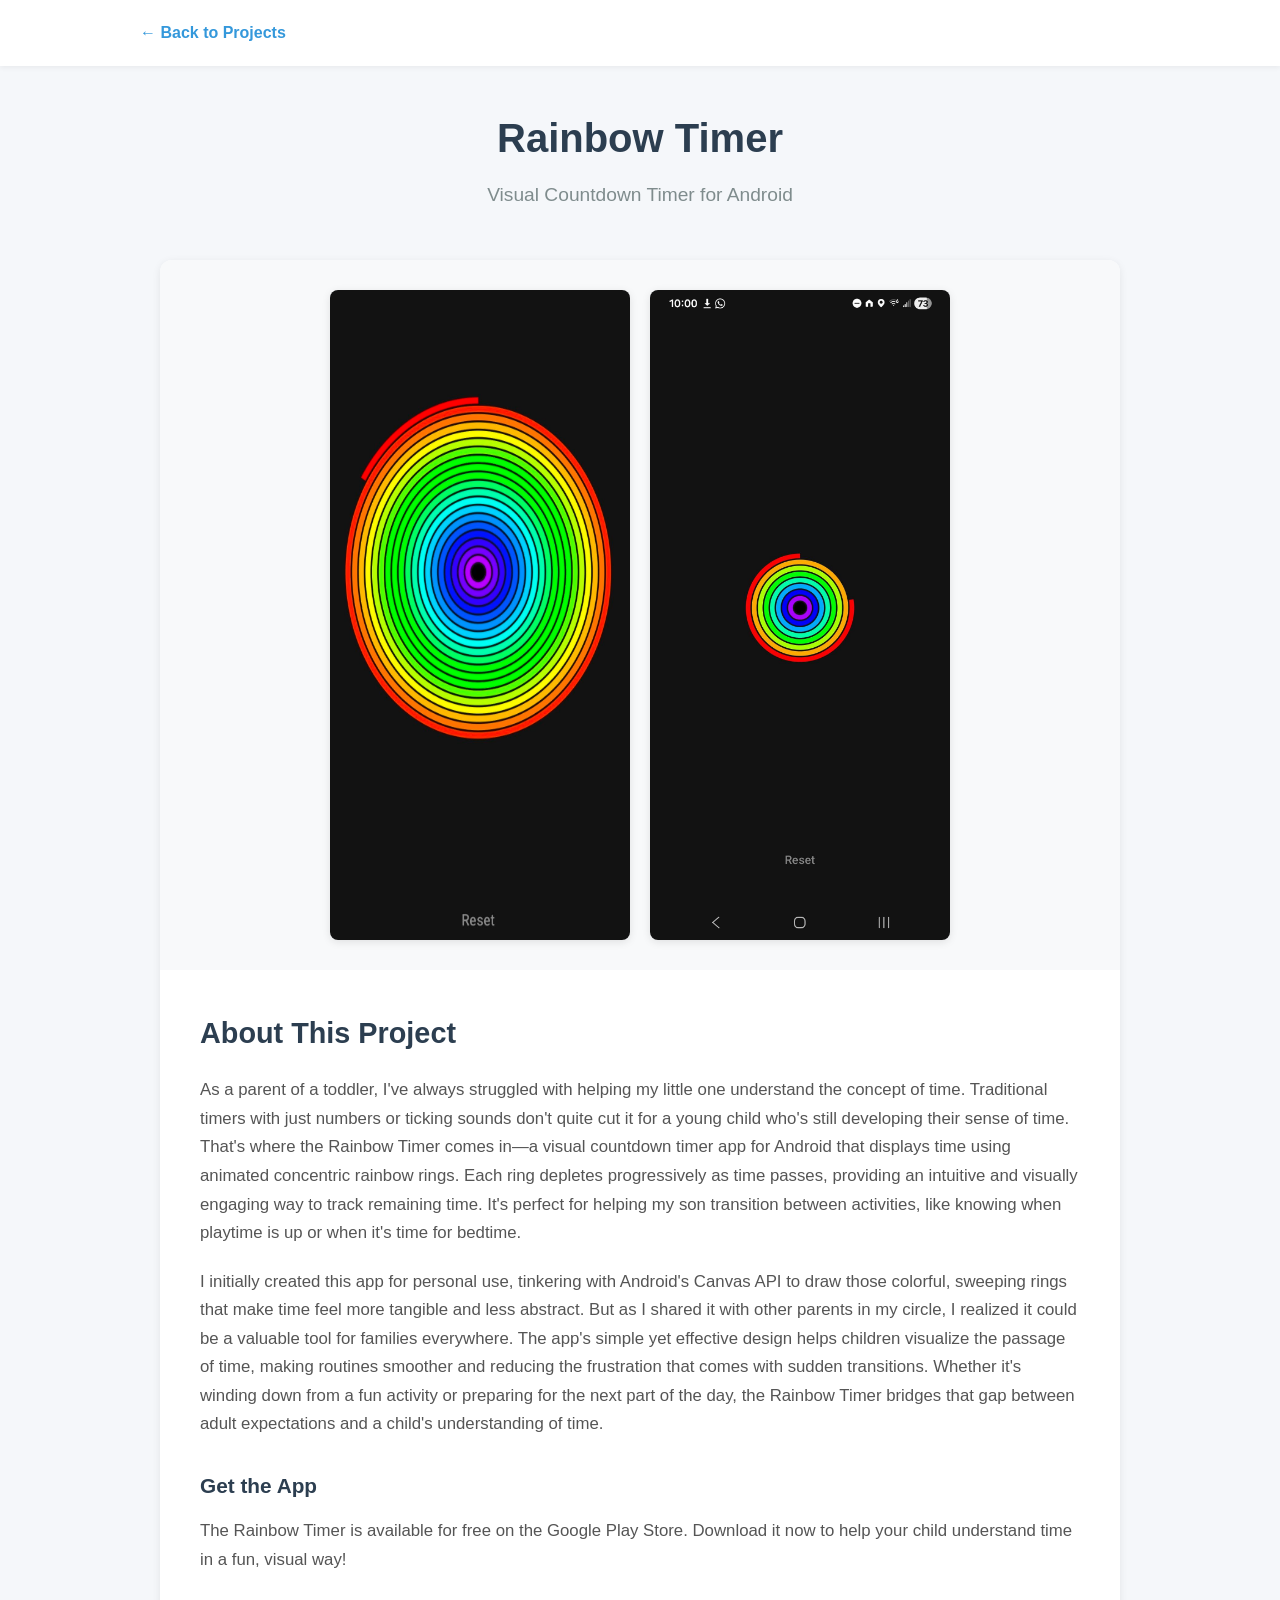
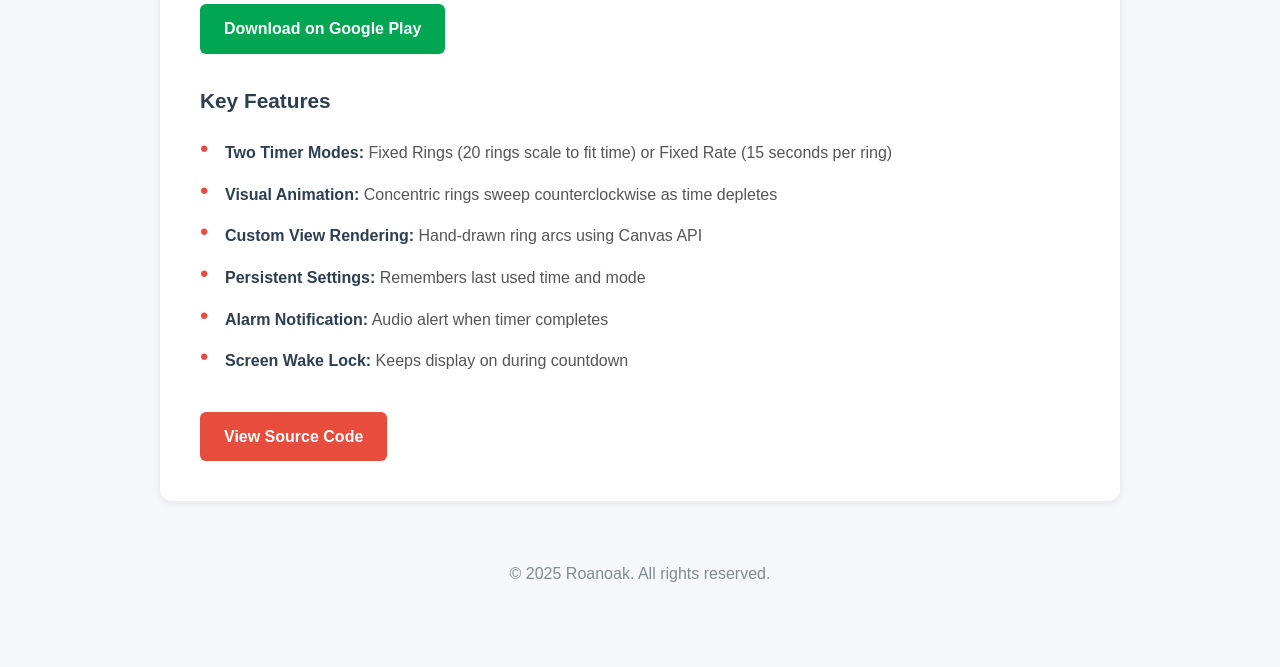
<file: projects/project-2/proj-RainbowTimer/index_rt.html>
<!DOCTYPE html>
<html lang="en">
<head>
    <meta charset="UTF-8">
    <meta name="viewport" content="width=device-width, initial-scale=1.0">
    <title>Rainbow Timer - Android Visual Timer</title>
    <link rel="icon" type="image/svg+xml" href="../../../assets/images/favicon.svg">
    <link rel="stylesheet" href="assets/css/style.css">
</head>
<body>
    <nav>
        <div class="nav-container">
            <a href="../index_projs.html" class="back-link">
                ← Back to Projects
            </a>
        </div>
    </nav>

    <div class="container">
        <header>
            <h1>Rainbow Timer</h1>
            <p class="subtitle">Visual Countdown Timer for Android</p>
        </header>

        <div class="project-detail">
            <div class="project-images">
                <img src="assets/images/Screenshot_1.jpg" alt="Rainbow Timer Setup">
                <img src="assets/images/Screenshot_2.jpg" alt="Rainbow Timer Running">
            </div>

            <div class="project-info">
                <h2>About This Project</h2>
                <p>
                    As a parent of a toddler, I've always struggled with helping my little one understand the concept of time. Traditional timers with just numbers or ticking sounds don't quite cut it for a young child who's still developing their sense of time. That's where the Rainbow Timer comes in—a visual countdown timer app for Android that displays time using animated concentric rainbow rings. Each ring depletes progressively as time passes, providing an intuitive and visually engaging way to track remaining time. It's perfect for helping my son transition between activities, like knowing when playtime is up or when it's time for bedtime.
                </p>
                <p>
                    I initially created this app for personal use, tinkering with Android's Canvas API to draw those colorful, sweeping rings that make time feel more tangible and less abstract. But as I shared it with other parents in my circle, I realized it could be a valuable tool for families everywhere. The app's simple yet effective design helps children visualize the passage of time, making routines smoother and reducing the frustration that comes with sudden transitions. Whether it's winding down from a fun activity or preparing for the next part of the day, the Rainbow Timer bridges that gap between adult expectations and a child's understanding of time.
                </p>

                <h3>Get the App</h3>
                <p>
                    The Rainbow Timer is available for free on the Google Play Store. Download it now to help your child understand time in a fun, visual way!
                </p>
                <div class="project-links">
                    <a href="https://play.google.com/store/apps/details?id=com.rainbowtimer&hl=en_US" class="btn btn-playstore" target="_blank">
                        Download on Google Play
                    </a>
                </div>

                <h3>Key Features</h3>
                <ul>
                    <li><strong>Two Timer Modes:</strong> Fixed Rings (20 rings scale to fit time) or Fixed Rate (15 seconds per ring)</li>
                    <li><strong>Visual Animation:</strong> Concentric rings sweep counterclockwise as time depletes</li>
                    <li><strong>Custom View Rendering:</strong> Hand-drawn ring arcs using Canvas API</li>
                    <li><strong>Persistent Settings:</strong> Remembers last used time and mode</li>
                    <li><strong>Alarm Notification:</strong> Audio alert when timer completes</li>
                    <li><strong>Screen Wake Lock:</strong> Keeps display on during countdown</li>
                </ul>

                <div class="project-links">
                    <a href="https://github.com/roanoaklabs/Visual-Timer" class="btn btn-primary" target="_blank">
                        View Source Code
                    </a>
                </div>
            </div>
        </div>

        <footer>
            <p>&copy; 2025 Roanoak. All rights reserved.</p>
        </footer>
    </div>
</body>
</html>
</file>
<file: assets/css/style.css>
* {
    margin: 0;
    padding: 0;
    box-sizing: border-box;
}

body {
    font-family: -apple-system, BlinkMacSystemFont, 'Segoe UI', Roboto, Oxygen, Ubuntu, Cantarell, sans-serif;
    background-color: #f5f7fa;
    padding: 40px 20px;
}

.container {
    max-width: 1200px;
    margin: 0 auto;
}

header {
    text-align: center;
    margin-bottom: 60px;
}

h1 {
    font-size: 3em;
    margin-bottom: 10px;
    font-weight: 700;
    color: #2c3e50;
}

.subtitle {
    font-size: 1.2em;
    color: #7f8c8d;
}

.project-card {
    background: white;
    border-radius: 12px;
    overflow: hidden;
    margin-bottom: 40px;
    box-shadow: 0 2px 10px rgba(0, 0, 0, 0.08);
    transition: transform 0.3s ease, box-shadow 0.3s ease;
    display: flex;
    flex-direction: row;
    min-height: 300px;
}

.project-card:hover {
    transform: translateY(-5px);
    box-shadow: 0 8px 25px rgba(0, 0, 0, 0.15);
}

.project-image {
    flex: 1;
    min-width: 40%;
    background: linear-gradient(135deg, #667eea 0%, #764ba2 100%);
    display: flex;
    align-items: center;
    justify-content: center;
    font-size: 5em;
    position: relative;
}

.project-image::after {
    content: '';
    position: absolute;
    top: 0;
    left: 0;
    right: 0;
    bottom: 0;
    background: rgba(0, 0, 0, 0.1);
}

.project-image span {
    position: relative;
    z-index: 1;
}

.project-card:nth-child(even) .project-image {
    background: linear-gradient(135deg, #3498db 0%, #2980b9 100%);
}

.project-card:nth-child(3n) .project-image {
    background: linear-gradient(135deg, #f39c12 0%, #e67e22 100%);
}

.project-card:nth-child(3n+1) .project-image {
    background: linear-gradient(135deg, #e74c3c 0%, #c0392b 100%);
}

.project-content {
    flex: 1;
    padding: 40px;
    display: flex;
    flex-direction: column;
    justify-content: center;
}

.project-tag {
    display: inline-block;
    background: #3498db;
    color: white;
    padding: 6px 16px;
    border-radius: 20px;
    font-size: 0.85em;
    font-weight: 600;
    margin-bottom: 15px;
    width: fit-content;
}

.project-card:nth-child(even) .project-tag {
    background: #f39c12;
}

.project-card:nth-child(3n) .project-tag {
    background: #e74c3c;
}

.project-title {
    font-size: 2em;
    font-weight: 700;
    margin-bottom: 15px;
    color: #2c3e50;
}

.project-description {
    color: #7f8c8d;
    line-height: 1.8;
    margin-bottom: 25px;
    font-size: 1.1em;
}

.project-link {
    display: inline-block;
    background: #3498db;
    color: white;
    padding: 12px 30px;
    border-radius: 6px;
    text-decoration: none;
    font-weight: 600;
    transition: background 0.3s ease;
    width: fit-content;
}

.project-link:hover {
    background: #2980b9;
}

.project-card:nth-child(even) .project-link {
    background: #f39c12;
}

.project-card:nth-child(even) .project-link:hover {
    background: #e67e22;
}

.project-card:nth-child(3n) .project-link {
    background: #e74c3c;
}

.project-card:nth-child(3n) .project-link:hover {
    background: #c0392b;
}

.placeholder-text {
    opacity: 0.6;
    font-style: italic;
}

footer {
    text-align: center;
    color: #7f8c8d;
    margin-top: 60px;
}

@media (max-width: 968px) {
    .project-card {
        flex-direction: column;
    }

    .project-image {
        min-height: 250px;
    }

    h1 {
        font-size: 2em;
    }
}
</file>
<file: projects/project-1/assets/css/style.css>
* {
    margin: 0;
    padding: 0;
    box-sizing: border-box;
}

body {
    font-family: -apple-system, BlinkMacSystemFont, 'Segoe UI', Roboto, Oxygen, Ubuntu, Cantarell, sans-serif;
    background-color: #f5f7fa;
    line-height: 1.6;
}

/* Navigation */
nav {
    background: white;
    padding: 20px;
    box-shadow: 0 2px 5px rgba(0, 0, 0, 0.05);
    margin-bottom: 40px;
}

.nav-container {
    max-width: 1000px;
    margin: 0 auto;
    display: flex;
    align-items: center;
}

.back-link {
    color: #3498db;
    text-decoration: none;
    font-weight: 600;
    display: flex;
    align-items: center;
    gap: 8px;
    transition: color 0.3s ease;
}

.back-link:hover {
    color: #2980b9;
}

/* Main Container */
.container {
    max-width: 1000px;
    margin: 0 auto;
    padding: 0 20px 60px;
}

/* Header */
header {
    text-align: center;
    margin-bottom: 50px;
}

h1 {
    font-size: 2.5em;
    color: #2c3e50;
    margin-bottom: 10px;
}

.subtitle {
    font-size: 1.2em;
    color: #7f8c8d;
}

/* Game Cards */
.game-card {
    background: white;
    border-radius: 12px;
    overflow: hidden;
    margin-bottom: 30px;
    box-shadow: 0 2px 8px rgba(0, 0, 0, 0.08);
    transition: transform 0.3s ease, box-shadow 0.3s ease;
    display: flex;
    text-decoration: none;
    color: inherit;
}

.game-card:hover {
    transform: translateY(-3px);
    box-shadow: 0 6px 20px rgba(0, 0, 0, 0.12);
}

.game-image {
    flex: 0 0 300px;
    background: #f0f0f0;
    display: flex;
    align-items: center;
    justify-content: center;
    overflow: hidden;
}

.game-image img {
    width: 100%;
    height: 100%;
    object-fit: cover;
}

.game-content {
    flex: 1;
    padding: 30px 35px;
    display: flex;
    flex-direction: column;
    justify-content: center;
}

.game-title {
    font-size: 1.8em;
    color: #2c3e50;
    margin-bottom: 12px;
    font-weight: 700;
}

.game-description {
    color: #7f8c8d;
    font-size: 1.05em;
    line-height: 1.6;
}

.coming-soon-badge {
    display: inline-block;
    font-size: 0.45em;
    font-weight: 600;
    color: #e67e22;
    background: rgba(230, 126, 34, 0.12);
    padding: 4px 10px;
    border-radius: 12px;
    vertical-align: middle;
    margin-left: 8px;
}

.play-arrow {
    display: inline-block;
    margin-top: 15px;
    color: #3498db;
    font-weight: 600;
    font-size: 1.1em;
}

.game-card:hover .play-arrow {
    transform: translateX(5px);
    transition: transform 0.3s ease;
}

/* Footer */
footer {
    text-align: center;
    color: #7f8c8d;
    margin-top: 40px;
    padding: 20px;
}

/* Responsive */
@media (max-width: 768px) {
    h1 {
        font-size: 2em;
    }

    .game-card {
        flex-direction: column;
    }

    .game-image {
        flex: 0 0 200px;
    }

    .game-content {
        padding: 25px;
    }

    .game-title {
        font-size: 1.5em;
    }
}
</file>
<file: projects/project-1/black-hole-game/assets/css/style.css>
* {
  margin: 0;
  padding: 0;
  box-sizing: border-box;
}

body {
  font-family: 'Segoe UI', system-ui, sans-serif;
  background: linear-gradient(135deg, #1a1a2e 0%, #16213e 100%);
  min-height: 100vh;
  color: white;
}

.menu-container {
  min-height: 100vh;
  display: flex;
  flex-direction: column;
  align-items: center;
  justify-content: center;
  padding: 20px;
}

.game-title {
  font-size: 4em;
  margin-bottom: 10px;
  text-shadow: 0 0 20px rgba(255, 255, 255, 0.5);
}

.game-subtitle {
  font-size: 1.2em;
  opacity: 0.8;
  margin-bottom: 40px;
}

.menu-buttons {
  display: flex;
  gap: 20px;
  margin-bottom: 40px;
}

.mode-btn {
  background: linear-gradient(135deg, #667eea 0%, #764ba2 100%);
  border: none;
  padding: 20px 40px;
  font-size: 1.3em;
  font-weight: bold;
  color: white;
  border-radius: 15px;
  cursor: pointer;
  transition: all 0.3s;
  box-shadow: 0 4px 15px rgba(0, 0, 0, 0.3);
}

.mode-btn:hover {
  transform: translateY(-3px);
  box-shadow: 0 6px 25px rgba(0, 0, 0, 0.4);
}

.rules {
  background: rgba(255, 255, 255, 0.1);
  backdrop-filter: blur(10px);
  padding: 30px;
  border-radius: 15px;
  text-align: left;
  max-width: 500px;
}

.rules h3 {
  margin-bottom: 15px;
  font-size: 1.5em;
}

.rules p {
  margin: 8px 0;
  opacity: 0.9;
}

.game-container {
  min-height: 100vh;
  display: flex;
  flex-direction: column;
  align-items: center;
  padding: 20px;
}

.header {
  width: 100%;
  max-width: 800px;
  display: flex;
  align-items: center;
  justify-content: center;
  position: relative;
  margin-bottom: 30px;
}

.header .back-btn {
  position: absolute;
  left: 0;
}

.back-to-portfolio {
    position: fixed;
    top: 20px;
    left: 20px;
    background: rgba(255, 255, 255, 0.9);
    color: #667eea;
    text-decoration: none;
    padding: 10px 20px;
    border-radius: 25px;
    font-weight: bold;
    font-size: 0.9em;
    box-shadow: 0 2px 10px rgba(0, 0, 0, 0.2);
    transition: all 0.3s ease;
    z-index: 1000;
}

.back-to-portfolio:hover {
    background: white;
    transform: translateY(-2px);
    box-shadow: 0 4px 15px rgba(0, 0, 0, 0.3);
}

.back-btn {
  background: rgba(255, 255, 255, 0.2);
  border: none;
  padding: 10px 20px;
  color: white;
  border-radius: 10px;
  cursor: pointer;
  font-size: 1em;
  transition: all 0.3s;
}

.back-btn:hover {
  background: rgba(255, 255, 255, 0.3);
}

.turn-indicator {
  display: flex;
  align-items: center;
  gap: 20px;
  background: rgba(255, 255, 255, 0.1);
  backdrop-filter: blur(10px);
  padding: 15px 30px;
  border-radius: 15px;
  margin-bottom: 30px;
}

.player-icon {
  opacity: 0.3;
  transition: all 0.3s;
}

.player-icon.active {
  opacity: 1;
  transform: scale(1.2);
}

.icon-circle {
  width: 50px;
  height: 50px;
  border-radius: 50%;
  display: flex;
  align-items: center;
  justify-content: center;
  font-size: 1.5em;
  font-weight: bold;
  color: white;
  box-shadow: 0 4px 10px rgba(0, 0, 0, 0.3);
}

.turn-text {
  font-size: 1.3em;
  font-weight: bold;
}

.pyramid {
  display: flex;
  flex-direction: column;
  align-items: center;
  gap: 15px;
  margin-bottom: 30px;
}

.pyramid-row {
  display: flex;
  gap: 15px;
}

.circle {
  width: 70px;
  height: 70px;
  border-radius: 50%;
  border: 3px solid rgba(255, 255, 255, 0.3);
  display: flex;
  align-items: center;
  justify-content: center;
  font-size: 1.8em;
  font-weight: bold;
  color: white;
  transition: all 0.3s;
  background: rgba(255, 255, 255, 0.1);
}

.circle:not(.filled):not(.black-hole):hover {
  border-color: rgba(255, 255, 255, 0.6);
  transform: scale(1.1);
  background: rgba(255, 255, 255, 0.2);
}

.circle.filled {
  border-color: transparent;
  box-shadow: 0 4px 15px rgba(0, 0, 0, 0.4);
}

.circle.black-hole {
  background: radial-gradient(circle, #000 0%, #1a1a2e 100%);
  border-color: #667eea;
  box-shadow: 0 0 30px rgba(102, 126, 234, 0.6);
  animation: pulse 2s infinite;
}

@keyframes pulse {
  0%, 100% { transform: scale(1); }
  50% { transform: scale(1.05); }
}

.results {
  background: rgba(255, 255, 255, 0.1);
  backdrop-filter: blur(10px);
  padding: 30px 50px;
  border-radius: 20px;
  text-align: center;
}

.results h2 {
  font-size: 2.5em;
  margin-bottom: 20px;
}

.scores {
  font-size: 1.5em;
  margin-bottom: 25px;
}

.scores div {
  margin: 10px 0;
  font-weight: bold;
}

.restart-btn {
  background: linear-gradient(135deg, #667eea 0%, #764ba2 100%);
  border: none;
  padding: 15px 40px;
  font-size: 1.2em;
  font-weight: bold;
  color: white;
  border-radius: 50px;
  cursor: pointer;
  transition: all 0.3s;
}

.restart-btn:hover {
  transform: translateY(-2px);
  box-shadow: 0 6px 20px rgba(0, 0, 0, 0.4);
}

.modal-overlay {
  position: fixed;
  top: 0;
  left: 0;
  right: 0;
  bottom: 0;
  background: rgba(0, 0, 0, 0.7);
  display: flex;
  align-items: center;
  justify-content: center;
  z-index: 1000;
}

.modal {
  background: white;
  color: #333;
  padding: 40px;
  border-radius: 20px;
  text-align: center;
  position: relative;
  min-width: 400px;
  box-shadow: 0 10px 40px rgba(0, 0, 0, 0.5);
}

.modal h2 {
  margin-bottom: 30px;
  color: #667eea;
}

.modal-buttons {
  display: flex;
  gap: 15px;
  justify-content: center;
  margin-bottom: 20px;
}

.modal-btn {
  background: #667eea;
  border: none;
  padding: 12px 30px;
  color: white;
  border-radius: 10px;
  cursor: pointer;
  font-size: 1em;
  font-weight: bold;
  transition: all 0.3s;
}

.modal-btn:hover {
  background: #5568d3;
  transform: translateY(-2px);
}

.modal-btn.secondary {
  background: #999;
}

.modal-btn.secondary:hover {
  background: #777;
}

.close-modal {
  position: absolute;
  top: 15px;
  right: 15px;
  background: none;
  border: none;
  font-size: 1.5em;
  cursor: pointer;
  color: #999;
}

.close-modal:hover {
  color: #333;
}

.room-code {
  background: #f0f0f0;
  padding: 20px;
  border-radius: 10px;
  font-family: monospace;
  font-size: 2em;
  color: #667eea;
  font-weight: bold;
  letter-spacing: 3px;
  margin: 20px 0;
}

.join-input-container {
  margin-top: 20px;
}

.join-input-container input {
  width: 100%;
  padding: 12px;
  font-size: 1.1em;
  border: 2px solid #667eea;
  border-radius: 10px;
  text-align: center;
  text-transform: uppercase;
  margin-bottom: 15px;
}

.chat-toggle {
  position: fixed;
  bottom: 20px;
  right: 20px;
  background: #333;
  color: white;
  border: none;
  width: 60px;
  height: 60px;
  border-radius: 50%;
  font-size: 1.5em;
  cursor: pointer;
  box-shadow: 0 4px 15px rgba(0, 0, 0, 0.4);
  transition: all 0.3s;
  z-index: 100;
  display: flex;
  align-items: center;
  justify-content: center;
}

.chat-toggle:hover {
  background: #444;
  transform: scale(1.1);
}

.chat-toggle.notify {
  animation: shake 0.5s;
}

.badge {
  position: absolute;
  top: 5px;
  right: 5px;
  background: #ef4444;
  color: white;
  border-radius: 50%;
  width: 20px;
  height: 20px;
  display: flex;
  align-items: center;
  justify-content: center;
  font-size: 0.7em;
}

@keyframes shake {
  0%, 100% { transform: translateX(0); }
  25% { transform: translateX(-5px); }
  75% { transform: translateX(5px); }
}

.chat-window {
  position: fixed;
  bottom: 90px;
  right: 20px;
  width: 300px;
  height: 400px;
  background: #222;
  border-radius: 15px;
  box-shadow: 0 8px 30px rgba(0, 0, 0, 0.5);
  display: flex;
  flex-direction: column;
  z-index: 100;
}

.chat-header {
  background: #333;
  color: white;
  padding: 15px;
  border-radius: 15px 15px 0 0;
  display: flex;
  justify-content: space-between;
  align-items: center;
  font-weight: bold;
}

.chat-header button {
  background: none;
  border: none;
  color: white;
  font-size: 1.2em;
  cursor: pointer;
}

.chat-messages {
  flex: 1;
  overflow-y: auto;
  padding: 15px;
  display: flex;
  flex-direction: column;
  gap: 10px;
}

.chat-msg {
  padding: 8px 12px;
  border-radius: 10px;
  max-width: 80%;
  word-wrap: break-word;
}

.chat-msg.me {
  background: #3b82f6;
  align-self: flex-end;
  text-align: right;
}

.chat-msg.them {
  background: #444;
  align-self: flex-start;
}

.chat-input-row {
  display: flex;
  border-top: 1px solid #444;
}

.chat-input-row input {
  flex: 1;
  background: #111;
  border: none;
  color: white;
  padding: 12px;
  font-size: 0.9em;
}

.chat-input-row input:focus {
  outline: none;
}

.chat-input-row button {
  background: #667eea;
  border: none;
  color: white;
  padding: 12px 20px;
  cursor: pointer;
  font-weight: bold;
}

.chat-input-row button:hover {
  background: #5568d3;
}

/* Responsive Design */
@media (max-width: 768px) {
  .game-title {
    font-size: 2.5em;
  }

  .menu-buttons {
    flex-direction: column;
  }

  .mode-btn {
    width: 100%;
  }

  .modal {
    min-width: 90%;
    padding: 30px 20px;
  }

  .circle {
    width: 50px;
    height: 50px;
    font-size: 1.3em;
  }

  .pyramid-row {
    gap: 10px;
  }

  .pyramid {
    gap: 10px;
  }

  .turn-indicator {
    padding: 10px 20px;
  }

  .icon-circle {
    width: 40px;
    height: 40px;
    font-size: 1.2em;
  }

  .turn-text {
    font-size: 1.1em;
  }

  .chat-window {
    width: calc(100vw - 40px);
    right: 20px;
  }

  .chat-toggle {
    width: 50px;
    height: 50px;
    font-size: 1.3em;
  }

  .results {
    padding: 20px 30px;
  }

  .results h2 {
    font-size: 2em;
  }

  .scores {
    font-size: 1.2em;
  }
}

@media (max-width: 480px) {
  .game-title {
    font-size: 2em;
  }

  .circle {
    width: 40px;
    height: 40px;
    font-size: 1.1em;
  }

  .pyramid-row {
    gap: 8px;
  }

  .pyramid {
    gap: 8px;
  }

  .header {
    flex-direction: column;
    gap: 15px;
  }

  .room-code {
    font-size: 1.5em;
    padding: 15px;
  }
}
</file>
<file: projects/project-1/mem-game/assets/css/style.css>
* {
    margin: 0;
    padding: 0;
    box-sizing: border-box;
}

body {
    font-family: 'Segoe UI', Tahoma, Geneva, Verdana, sans-serif;
    background: linear-gradient(135deg, #667eea 0%, #764ba2 100%);
    min-height: 100vh;
    display: flex;
    flex-direction: column;
    align-items: center;
    justify-content: center;
    padding: 20px;
}

.container {
    text-align: center;
}

h1 {
    color: white;
    margin-bottom: 20px;
    font-size: 2.5em;
    text-shadow: 2px 2px 4px rgba(0,0,0,0.3);
}

.mode-selector {
    background: rgba(255, 255, 255, 0.2);
    backdrop-filter: blur(10px);
    padding: 15px 30px;
    border-radius: 15px;
    margin-bottom: 15px;
    display: inline-block;
}

.mode-selector label {
    color: white;
    font-size: 1.1em;
    font-weight: bold;
    margin-right: 10px;
}

.mode-selector select {
    padding: 8px 15px;
    font-size: 1em;
    border-radius: 8px;
    border: none;
    background: white;
    color: #667eea;
    font-weight: bold;
    cursor: pointer;
    box-shadow: 0 2px 5px rgba(0,0,0,0.2);
}

.theme-selector {
    background: rgba(255, 255, 255, 0.2);
    backdrop-filter: blur(10px);
    padding: 15px 30px;
    border-radius: 15px;
    margin-bottom: 15px;
    display: inline-block;
}

.theme-selector label {
    color: white;
    font-size: 1.1em;
    font-weight: bold;
    margin-right: 10px;
}

.theme-selector select {
    padding: 8px 15px;
    font-size: 1em;
    border-radius: 8px;
    border: none;
    background: white;
    color: #667eea;
    font-weight: bold;
    cursor: pointer;
    box-shadow: 0 2px 5px rgba(0,0,0,0.2);
}

.size-selector {
    background: rgba(255, 255, 255, 0.2);
    backdrop-filter: blur(10px);
    padding: 15px 30px;
    border-radius: 15px;
    margin-bottom: 15px;
    display: inline-block;
    margin-left: 10px;
}

.size-selector label {
    color: white;
    font-size: 1.1em;
    font-weight: bold;
    margin-right: 10px;
}

.size-selector select {
    padding: 8px 15px;
    font-size: 1em;
    border-radius: 8px;
    border: none;
    background: white;
    color: #667eea;
    font-weight: bold;
    cursor: pointer;
    box-shadow: 0 2px 5px rgba(0,0,0,0.2);
}

.stats {
    background: rgba(255, 255, 255, 0.2);
    backdrop-filter: blur(10px);
    padding: 15px 30px;
    border-radius: 15px;
    margin-bottom: 20px;
    display: inline-block;
}

.stats span {
    color: white;
    font-size: 1.2em;
    font-weight: bold;
    margin: 0 15px;
}

.turn-indicator {
    background: rgba(255, 255, 255, 0.3);
    backdrop-filter: blur(10px);
    padding: 10px 25px;
    border-radius: 10px;
    margin-bottom: 15px;
    display: inline-block;
    min-width: 180px;
}

.turn-indicator span {
    color: white;
    font-size: 1.1em;
    font-weight: bold;
}

.game-board {
    display: grid;
    gap: 10px;
    max-width: 600px;
    margin: 0 auto 20px;
    padding: 20px;
    background: rgba(255, 255, 255, 0.1);
    backdrop-filter: blur(10px);
    border-radius: 20px;
}

.card {
    aspect-ratio: 1;
    background: white;
    border-radius: 10px;
    cursor: pointer;
    position: relative;
    transform-style: preserve-3d;
    transition: transform 0.3s ease;
    box-shadow: 0 4px 8px rgba(0,0,0,0.2);
}

.card:hover {
    transform: scale(1.05);
}

.card.flipped {
    transform: rotateY(180deg);
}

.card.matched {
    opacity: 0;
    pointer-events: none;
    transform: scale(0);
    transition: opacity 0.5s ease, transform 0.5s ease;
}

.card.disabled {
    cursor: not-allowed;
    opacity: 0.7;
}

.card-face {
    position: absolute;
    width: 100%;
    height: 100%;
    backface-visibility: hidden;
    display: flex;
    align-items: center;
    justify-content: center;
    border-radius: 10px;
    font-size: 3em;
}

.card-back {
    background: linear-gradient(135deg, #667eea 0%, #764ba2 100%);
    color: white;
}

.card-front {
    background: white;
    transform: rotateY(180deg);
}

.restart-btn {
    background: white;
    color: #667eea;
    border: none;
    padding: 15px 40px;
    font-size: 1.2em;
    font-weight: bold;
    border-radius: 50px;
    cursor: pointer;
    box-shadow: 0 4px 15px rgba(0,0,0,0.2);
    transition: all 0.3s ease;
    margin: 5px;
}

.restart-btn:hover {
    transform: translateY(-2px);
    box-shadow: 0 6px 20px rgba(0,0,0,0.3);
}

.restart-btn:active {
    transform: translateY(0);
}

.modal {
    position: fixed;
    top: 50%;
    left: 50%;
    transform: translate(-50%, -50%);
    background: white;
    padding: 40px 60px;
    border-radius: 20px;
    box-shadow: 0 10px 40px rgba(0,0,0,0.3);
    text-align: center;
    display: none;
    z-index: 1000;
    max-width: 90%;
}

.modal.show {
    display: block;
    animation: popup 0.5s ease;
}

@keyframes popup {
    0% {
        transform: translate(-50%, -50%) scale(0);
    }
    100% {
        transform: translate(-50%, -50%) scale(1);
    }
}

.modal h2 {
    color: #667eea;
    font-size: 2.5em;
    margin-bottom: 20px;
}

.modal p {
    color: #666;
    font-size: 1.3em;
    margin-bottom: 10px;
}

.modal input {
    padding: 12px 20px;
    font-size: 1.1em;
    border: 2px solid #667eea;
    border-radius: 10px;
    margin: 10px 0;
    width: 100%;
    max-width: 300px;
    text-align: center;
    text-transform: uppercase;
}

.room-code {
    background: #f0f0f0;
    padding: 20px;
    border-radius: 10px;
    margin: 20px 0;
    font-family: monospace;
    font-size: 2em;
    color: #667eea;
    font-weight: bold;
    letter-spacing: 3px;
}

.score-text {
    background: #f0f0f0;
    padding: 15px;
    border-radius: 10px;
    margin: 20px 0;
    font-family: monospace;
    font-size: 1em;
    color: #333;
    white-space: pre-line;
    text-align: left;
}

.button-group {
    display: flex;
    gap: 10px;
    justify-content: center;
    margin-top: 20px;
    flex-wrap: wrap;
}

.copy-btn {
    background: #667eea;
    color: white;
    border: none;
    padding: 12px 30px;
    font-size: 1em;
    font-weight: bold;
    border-radius: 50px;
    cursor: pointer;
    box-shadow: 0 4px 15px rgba(0,0,0,0.2);
    transition: all 0.3s ease;
}

.copy-btn:hover {
    transform: translateY(-2px);
    box-shadow: 0 6px 20px rgba(0,0,0,0.3);
}

.copy-btn.copied {
    background: #4CAF50;
}

/* === In-Game Chat (Vs Friend) === */
.chat-toggle {
    position: fixed;
    bottom: 18px;
    right: 20px;
    background: #333;
    color: #fff;
    width: 44px;
    height: 44px;
    border-radius: 50%;
    display: flex;
    align-items: center;
    justify-content: center;
    font-size: 22px;
    cursor: pointer;
    box-shadow: 0 2px 6px rgba(0,0,0,0.4);
    transition: transform 0.2s ease, background 0.3s ease;
    z-index: 50;
}
.chat-toggle:hover { background: #444; transform: scale(1.05); }
.chat-toggle.notify::after {
    content: "";
    position: absolute;
    top: 8px;
    right: 8px;
    width: 10px;
    height: 10px;
    background: #e74c3c;
    border-radius: 50%;
}
.chat-window {
    position: fixed;
    bottom: 70px;
    right: 20px;
    width: 260px;
    max-height: 330px;
    display: flex;
    flex-direction: column;
    background: #222;
    border-radius: 10px;
    box-shadow: 0 0 8px rgba(0,0,0,0.5);
    overflow: hidden;
    z-index: 50;
}
.chat-window.hidden { display: none; }
#chat-header {
    background: #333;
    color: #fff;
    padding: 6px 10px;
    font-weight: 600;
    display: flex;
    justify-content: space-between;
    align-items: center;
}
.chat-close { cursor: pointer; opacity: 0.7; }
.chat-close:hover { opacity: 1; }
#chat-messages {
    flex: 1;
    overflow-y: auto;
    padding: 8px;
    font-size: 14px;
}
.message {
    margin-bottom: 4px;
    line-height: 1.3;
    word-wrap: break-word;
}
.message.me { text-align: right; color: #8ecaff; }
.message.them { text-align: left; color: #ccc; }
#chat-input-row {
    display: flex;
    border-top: 1px solid #444;
}
#chat-input {
    flex: 1;
    border: none;
    background: #111;
    color: #eee;
    padding: 6px;
    font-size: 14px;
}
#chat-send {
    background: #555;
    border: none;
    color: #fff;
    padding: 6px 10px;
    cursor: pointer;
}
#chat-send:hover { background: #666; }

.back-to-portfolio {
    position: fixed;
    top: 20px;
    left: 20px;
    background: rgba(255, 255, 255, 0.9);
    color: #667eea;
    text-decoration: none;
    padding: 10px 20px;
    border-radius: 25px;
    font-weight: bold;
    font-size: 0.9em;
    box-shadow: 0 2px 10px rgba(0, 0, 0, 0.2);
    transition: all 0.3s ease;
    z-index: 1000;
}

.back-to-portfolio:hover {
    background: white;
    transform: translateY(-2px);
    box-shadow: 0 4px 15px rgba(0, 0, 0, 0.3);
}

@media (max-width: 600px) {
    .game-board {
        gap: 5px;
        padding: 10px;
    }

    .card-face {
        font-size: 2em;
    }

    h1 {
        font-size: 2em;
    }

    .modal {
        padding: 30px 40px;
    }

    .modal h2 {
        font-size: 2em;
    }

    .modal p {
        font-size: 1.1em;
    }
}
</file>
<file: projects/project-1/number-chain-game/assets/css/style.css>
* {
  margin: 0;
  padding: 0;
  box-sizing: border-box;
}

body {
  font-family: 'Segoe UI', system-ui, sans-serif;
  background: linear-gradient(135deg, #1a1a2e 0%, #16213e 100%);
  min-height: 100vh;
  color: white;
}

.menu-container {
  min-height: 100vh;
  display: flex;
  flex-direction: column;
  align-items: center;
  justify-content: center;
  padding: 20px;
}

.game-title {
  font-size: 4em;
  margin-bottom: 10px;
  text-shadow: 0 0 20px rgba(255, 255, 255, 0.5);
}

.game-subtitle {
  font-size: 1.2em;
  opacity: 0.8;
  margin-bottom: 40px;
}

.menu-buttons {
  display: flex;
  gap: 20px;
  margin-bottom: 40px;
}

.mode-btn {
  background: linear-gradient(135deg, #667eea 0%, #764ba2 100%);
  border: none;
  padding: 20px 40px;
  font-size: 1.3em;
  font-weight: bold;
  color: white;
  border-radius: 15px;
  cursor: pointer;
  transition: all 0.3s;
  box-shadow: 0 4px 15px rgba(0, 0, 0, 0.3);
}

.mode-btn:hover {
  transform: translateY(-3px);
  box-shadow: 0 6px 25px rgba(0, 0, 0, 0.4);
}

.rules {
  background: rgba(255, 255, 255, 0.1);
  backdrop-filter: blur(10px);
  padding: 30px;
  border-radius: 15px;
  text-align: left;
  max-width: 500px;
}

.rules h3 {
  margin-bottom: 15px;
  font-size: 1.5em;
}

.rules p {
  margin: 8px 0;
  opacity: 0.9;
}

.game-container {
  min-height: 100vh;
  display: flex;
  flex-direction: column;
  align-items: center;
  padding: 20px;
}

.header {
  width: 100%;
  max-width: 800px;
  display: flex;
  align-items: center;
  justify-content: center;
  position: relative;
  margin-bottom: 30px;
}

.header .back-btn {
  position: absolute;
  left: 0;
}

.back-to-portfolio {
    position: fixed;
    top: 20px;
    left: 20px;
    background: rgba(255, 255, 255, 0.9);
    color: #667eea;
    text-decoration: none;
    padding: 10px 20px;
    border-radius: 25px;
    font-weight: bold;
    font-size: 0.9em;
    box-shadow: 0 2px 10px rgba(0, 0, 0, 0.2);
    transition: all 0.3s ease;
    z-index: 1000;
}

.back-to-portfolio:hover {
    background: white;
    transform: translateY(-2px);
    box-shadow: 0 4px 15px rgba(0, 0, 0, 0.3);
}

.back-btn {
  background: rgba(255, 255, 255, 0.2);
  border: none;
  padding: 10px 20px;
  color: white;
  border-radius: 10px;
  cursor: pointer;
  font-size: 1em;
  transition: all 0.3s;
}

.back-btn:hover {
  background: rgba(255, 255, 255, 0.3);
}

.turn-indicator {
  display: flex;
  align-items: center;
  gap: 20px;
  background: rgba(255, 255, 255, 0.1);
  backdrop-filter: blur(10px);
  padding: 15px 30px;
  border-radius: 15px;
  margin-bottom: 30px;
}

.player-icon {
  opacity: 0.3;
  transition: all 0.3s;
}

.player-icon.active {
  opacity: 1;
  transform: scale(1.2);
}

.icon-circle {
  width: 50px;
  height: 50px;
  border-radius: 50%;
  display: flex;
  align-items: center;
  justify-content: center;
  font-size: 1.5em;
  font-weight: bold;
  color: white;
  box-shadow: 0 4px 10px rgba(0, 0, 0, 0.3);
}

.turn-text {
  font-size: 1.3em;
  font-weight: bold;
}

.grid {
  display: flex;
  flex-direction: column;
  gap: 8px;
  margin-bottom: 30px;
}

.grid-row {
  display: flex;
  gap: 8px;
}

.cell {
  width: 60px;
  height: 60px;
  border-radius: 10px;
  border: 2px solid rgba(255, 255, 255, 0.3);
  display: flex;
  align-items: center;
  justify-content: center;
  font-size: 1.5em;
  font-weight: bold;
  color: white;
  transition: all 0.3s;
  background: rgba(255, 255, 255, 0.1);
}

.cell:not(.filled):hover {
  border-color: rgba(255, 255, 255, 0.6);
  transform: scale(1.05);
  background: rgba(255, 255, 255, 0.2);
}

.cell.filled {
  border-color: transparent;
  box-shadow: 0 4px 15px rgba(0, 0, 0, 0.4);
}

.results {
  background: rgba(255, 255, 255, 0.1);
  backdrop-filter: blur(10px);
  padding: 30px 50px;
  border-radius: 20px;
  text-align: center;
}

.results h2 {
  font-size: 2.5em;
  margin-bottom: 20px;
}

.scores {
  font-size: 1.5em;
  margin-bottom: 25px;
}

.scores div {
  margin: 10px 0;
  font-weight: bold;
}

.restart-btn {
  background: linear-gradient(135deg, #667eea 0%, #764ba2 100%);
  border: none;
  padding: 15px 40px;
  font-size: 1.2em;
  font-weight: bold;
  color: white;
  border-radius: 50px;
  cursor: pointer;
  transition: all 0.3s;
}

.restart-btn:hover {
  transform: translateY(-2px);
  box-shadow: 0 6px 20px rgba(0, 0, 0, 0.4);
}

.modal-overlay {
  position: fixed;
  top: 0;
  left: 0;
  right: 0;
  bottom: 0;
  background: rgba(0, 0, 0, 0.7);
  display: flex;
  align-items: center;
  justify-content: center;
  z-index: 1000;
}

.modal {
  background: white;
  color: #333;
  padding: 40px;
  border-radius: 20px;
  text-align: center;
  position: relative;
  min-width: 400px;
  box-shadow: 0 10px 40px rgba(0, 0, 0, 0.5);
}

.modal h2 {
  margin-bottom: 30px;
  color: #667eea;
}

.modal-buttons {
  display: flex;
  gap: 15px;
  justify-content: center;
  margin-bottom: 20px;
}

.modal-btn {
  background: #667eea;
  border: none;
  padding: 12px 30px;
  color: white;
  border-radius: 10px;
  cursor: pointer;
  font-size: 1em;
  font-weight: bold;
  transition: all 0.3s;
}

.modal-btn:hover {
  background: #5568d3;
  transform: translateY(-2px);
}

.modal-btn.secondary {
  background: #999;
}

.modal-btn.secondary:hover {
  background: #777;
}

.close-modal {
  position: absolute;
  top: 15px;
  right: 15px;
  background: none;
  border: none;
  font-size: 1.5em;
  cursor: pointer;
  color: #999;
}

.close-modal:hover {
  color: #333;
}

.room-code {
  background: #f0f0f0;
  padding: 20px;
  border-radius: 10px;
  font-family: monospace;
  font-size: 2em;
  color: #667eea;
  font-weight: bold;
  letter-spacing: 3px;
  margin: 20px 0;
}

.join-input-container {
  margin-top: 20px;
}

.join-input-container input {
  width: 100%;
  padding: 12px;
  font-size: 1.1em;
  border: 2px solid #667eea;
  border-radius: 10px;
  text-align: center;
  text-transform: uppercase;
  margin-bottom: 15px;
}

.chat-toggle {
  position: fixed;
  bottom: 20px;
  right: 20px;
  background: #333;
  color: white;
  border: none;
  width: 60px;
  height: 60px;
  border-radius: 50%;
  font-size: 1.5em;
  cursor: pointer;
  box-shadow: 0 4px 15px rgba(0, 0, 0, 0.4);
  transition: all 0.3s;
  z-index: 100;
  display: flex;
  align-items: center;
  justify-content: center;
}

.chat-toggle:hover {
  background: #444;
  transform: scale(1.1);
}

.chat-toggle.notify {
  animation: shake 0.5s;
}

.badge {
  position: absolute;
  top: 5px;
  right: 5px;
  background: #ef4444;
  color: white;
  border-radius: 50%;
  width: 20px;
  height: 20px;
  display: flex;
  align-items: center;
  justify-content: center;
  font-size: 0.7em;
}

@keyframes shake {
  0%, 100% { transform: translateX(0); }
  25% { transform: translateX(-5px); }
  75% { transform: translateX(5px); }
}

.chat-window {
  position: fixed;
  bottom: 90px;
  right: 20px;
  width: 300px;
  height: 400px;
  background: #222;
  border-radius: 15px;
  box-shadow: 0 8px 30px rgba(0, 0, 0, 0.5);
  display: flex;
  flex-direction: column;
  z-index: 100;
}

.chat-header {
  background: #333;
  color: white;
  padding: 15px;
  border-radius: 15px 15px 0 0;
  display: flex;
  justify-content: space-between;
  align-items: center;
  font-weight: bold;
}

.chat-header button {
  background: none;
  border: none;
  color: white;
  font-size: 1.2em;
  cursor: pointer;
}

.chat-messages {
  flex: 1;
  overflow-y: auto;
  padding: 15px;
  display: flex;
  flex-direction: column;
  gap: 10px;
}

.chat-msg {
  padding: 8px 12px;
  border-radius: 10px;
  max-width: 80%;
  word-wrap: break-word;
}

.chat-msg.me {
  background: #3b82f6;
  align-self: flex-end;
  text-align: right;
}

.chat-msg.them {
  background: #444;
  align-self: flex-start;
}

.chat-input-row {
  display: flex;
  border-top: 1px solid #444;
}

.chat-input-row input {
  flex: 1;
  background: #111;
  border: none;
  color: white;
  padding: 12px;
  font-size: 0.9em;
}

.chat-input-row input:focus {
  outline: none;
}

.chat-input-row button {
  background: #667eea;
  border: none;
  color: white;
  padding: 12px 20px;
  cursor: pointer;
  font-weight: bold;
}

.chat-input-row button:hover {
  background: #5568d3;
}

@media (max-width: 768px) {
  .game-title {
    font-size: 2.5em;
  }

  .menu-buttons {
    flex-direction: column;
  }

  .mode-btn {
    width: 100%;
  }

  .modal {
    min-width: 90%;
    padding: 30px 20px;
  }

  .cell {
    width: 45px;
    height: 45px;
    font-size: 1.2em;
  }

  .grid-row {
    gap: 6px;
  }

  .grid {
    gap: 6px;
  }

  .turn-indicator {
    padding: 10px 20px;
  }

  .icon-circle {
    width: 40px;
    height: 40px;
    font-size: 1.2em;
  }

  .turn-text {
    font-size: 1.1em;
  }

  .chat-window {
    width: calc(100vw - 40px);
    right: 20px;
  }

  .chat-toggle {
    width: 50px;
    height: 50px;
    font-size: 1.3em;
  }

  .results {
    padding: 20px 30px;
  }

  .results h2 {
    font-size: 2em;
  }

  .scores {
    font-size: 1.2em;
  }
}

@media (max-width: 480px) {
  .game-title {
    font-size: 2em;
  }

  .cell {
    width: 40px;
    height: 40px;
    font-size: 1.1em;
  }

  .grid-row {
    gap: 5px;
  }

  .grid {
    gap: 5px;
  }

  .header {
    flex-direction: column;
    gap: 15px;
  }

  .room-code {
    font-size: 1.5em;
    padding: 15px;
  }
}
</file>
<file: projects/project-1/rail-tracks-game/assets/css/style.css>
* {
  margin: 0;
  padding: 0;
  box-sizing: border-box;
}

body {
  font-family: -apple-system, BlinkMacSystemFont, 'Segoe UI', Roboto, sans-serif;
  background-color: #f5f7fa;
  color: #2c3e50;
  min-height: 100vh;
  padding-bottom: 60px;
}

.back-to-portfolio {
  position: fixed;
  top: 20px;
  left: 20px;
  background: white;
  color: #3498db;
  text-decoration: none;
  font-weight: 600;
  padding: 10px 18px;
  border-radius: 25px;
  font-size: 0.9em;
  box-shadow: 0 2px 10px rgba(0, 0, 0, 0.1);
  transition: all 0.3s ease;
  z-index: 1000;
}

.back-to-portfolio:hover {
  transform: translateY(-2px);
  box-shadow: 0 4px 15px rgba(0, 0, 0, 0.15);
}

.page {
  max-width: 1000px;
  margin: 0 auto;
  padding: 90px 20px 20px;
}

header {
  text-align: center;
  margin-bottom: 30px;
}

.game-title {
  font-size: 2.4em;
  margin-bottom: 8px;
}

.game-subtitle {
  color: #7f8c8d;
  font-size: 1.1em;
}

.layout {
  display: flex;
  gap: 40px;
  justify-content: center;
  align-items: flex-start;
  flex-wrap: wrap;
}

.board-wrap {
  display: flex;
  flex-direction: column;
  align-items: center;
  gap: 16px;
}

/* --- Board --- */

.board {
  display: grid;
  gap: 2px;
  background: #dfe4ea;
  padding: 2px;
  border-radius: 8px;
  box-shadow: 0 4px 16px rgba(0, 0, 0, 0.1);
}

/* Cell size and grid dimensions per supported board size (set via the
   board's data-size attribute in JS). Keeping this in CSS — rather than
   inline styles — lets the mobile media query below cleanly override it. */
.board[data-size="6"] {
  --cell-size: 56px;
  grid-template-columns: repeat(7, var(--cell-size));
  grid-template-rows: repeat(7, var(--cell-size));
}

.board[data-size="8"] {
  --cell-size: 50px;
  grid-template-columns: repeat(9, var(--cell-size));
  grid-template-rows: repeat(9, var(--cell-size));
}

.board[data-size="10"] {
  --cell-size: 44px;
  grid-template-columns: repeat(11, var(--cell-size));
  grid-template-rows: repeat(11, var(--cell-size));
}

.board[data-size="12"] {
  --cell-size: 38px;
  grid-template-columns: repeat(13, var(--cell-size));
  grid-template-rows: repeat(13, var(--cell-size));
}

.clue-cell {
  display: flex;
  align-items: center;
  justify-content: center;
  background: #eef1f5;
  color: #2c3e50;
  font-weight: 700;
  font-size: 1.1em;
  border-radius: 4px;
  transition: background 0.2s ease, color 0.2s ease;
}

.clue-cell.clue-error {
  background: #ffe0e0;
  color: #c0392b;
}

.game-cell {
  position: relative;
  background: white;
  border-radius: 4px;
  cursor: pointer;
  display: flex;
  align-items: center;
  justify-content: center;
  transition: background 0.15s ease;
}

.game-cell:hover {
  background: #f0f6ff;
}

.game-cell.fixed {
  cursor: default;
  background: #e8f8ee;
}

.game-cell.fixed:hover {
  background: #e8f8ee;
}

.game-cell.station {
  background: #e8f8ee;
}

.game-cell.cell-error {
  background: #ffe0e0 !important;
}

.game-cell svg {
  width: 100%;
  height: 100%;
}

.track-line {
  fill: none;
  stroke: #2c3e50;
  stroke-width: 6;
  stroke-linecap: round;
}

.station-marker {
  fill: #27ae60;
}

.x-mark {
  color: #b0b8c1;
  font-size: 1.6em;
  font-weight: 700;
}

/* --- Message banner --- */

.message {
  min-height: 1.4em;
  font-weight: 600;
  text-align: center;
  padding: 4px 10px;
}

.message-success {
  color: #27ae60;
}

.message-error {
  color: #c0392b;
}

.message-warn {
  color: #d68910;
}

/* --- Side panel --- */

.side-panel {
  display: flex;
  flex-direction: column;
  gap: 20px;
  width: 280px;
}

.controls {
  display: flex;
  flex-direction: column;
  gap: 10px;
}

.size-label {
  font-size: 0.85em;
  font-weight: 600;
  color: #7f8c8d;
  margin-bottom: -4px;
}

.size-select {
  background: white;
  border: 2px solid #dfe4ea;
  color: #2c3e50;
  padding: 10px 12px;
  border-radius: 10px;
  font-size: 1em;
  font-weight: 600;
  cursor: pointer;
}

.size-select:hover {
  border-color: #3498db;
}

.btn {
  background: white;
  border: 2px solid #dfe4ea;
  color: #2c3e50;
  padding: 12px 16px;
  border-radius: 10px;
  font-size: 1em;
  font-weight: 600;
  cursor: pointer;
  transition: all 0.2s ease;
}

.btn:hover {
  border-color: #3498db;
  transform: translateY(-1px);
}

.btn-primary {
  background: #3498db;
  border-color: #3498db;
  color: white;
}

.btn-primary:hover {
  background: #2980b9;
  border-color: #2980b9;
}

.rules {
  background: white;
  border-radius: 12px;
  padding: 20px;
  box-shadow: 0 2px 8px rgba(0, 0, 0, 0.06);
}

.rules h3 {
  margin-bottom: 10px;
}

.rules p {
  color: #7f8c8d;
  font-size: 0.92em;
  line-height: 1.6;
  margin-bottom: 6px;
}

/* --- Picker popup --- */

.picker-overlay {
  position: fixed;
  inset: 0;
  background: rgba(0, 0, 0, 0.4);
  display: flex;
  align-items: center;
  justify-content: center;
  z-index: 2000;
}

.picker-panel {
  background: white;
  border-radius: 14px;
  padding: 24px;
  box-shadow: 0 10px 40px rgba(0, 0, 0, 0.25);
  max-width: 320px;
  text-align: center;
}

.picker-panel h3 {
  margin-bottom: 16px;
  color: #2c3e50;
}

.picker-grid {
  display: grid;
  grid-template-columns: repeat(3, 64px);
  gap: 10px;
  justify-content: center;
}

.picker-btn {
  width: 64px;
  height: 64px;
  border: 2px solid #dfe4ea;
  border-radius: 10px;
  background: #f8f9fb;
  cursor: pointer;
  display: flex;
  align-items: center;
  justify-content: center;
  padding: 6px;
  transition: all 0.15s ease;
}

.picker-btn:hover {
  border-color: #3498db;
  background: #eef6fd;
}

.picker-btn svg {
  width: 100%;
  height: 100%;
}

.picker-btn-text {
  font-size: 0.75em;
  font-weight: 600;
  color: #2c3e50;
  line-height: 1.2;
}

.picker-btn-x {
  color: #c0392b;
}

/* --- Responsive --- */

@media (max-width: 640px) {
  .board[data-size="6"] {
    --cell-size: 42px;
  }

  .board[data-size="8"] {
    --cell-size: 36px;
  }

  .board[data-size="10"] {
    --cell-size: 30px;
  }

  .board[data-size="12"] {
    --cell-size: 26px;
  }

  .layout {
    gap: 20px;
  }

  .board-wrap {
    max-width: 100%;
    overflow-x: auto;
  }

  .side-panel {
    width: 100%;
    max-width: 400px;
  }
}
</file>
<file: projects/project-2/proj-ISP/assets/css/style.css>
* {
    margin: 0;
    padding: 0;
    box-sizing: border-box;
}

body {
    font-family: -apple-system, BlinkMacSystemFont, 'Segoe UI', Roboto, Oxygen, Ubuntu, Cantarell, sans-serif;
    background-color: #f5f7fa;
    line-height: 1.7;
    color: #333;
}

/* Navigation */
nav {
    background: white;
    padding: 20px;
    box-shadow: 0 2px 5px rgba(0, 0, 0, 0.05);
    margin-bottom: 40px;
}

.nav-container {
    max-width: 800px;
    margin: 0 auto;
    display: flex;
    align-items: center;
}

.back-link {
    color: #3498db;
    text-decoration: none;
    font-weight: 600;
    display: flex;
    align-items: center;
    gap: 8px;
    transition: color 0.3s ease;
}

.back-link:hover {
    color: #2980b9;
}

/* Article Container */
article {
    max-width: 800px;
    margin: 0 auto;
    background: white;
    padding: 60px 80px;
    border-radius: 8px;
    box-shadow: 0 2px 10px rgba(0, 0, 0, 0.08);
    margin-bottom: 40px;
}

/* Header */
.project-header {
    margin-bottom: 40px;
    border-bottom: 2px solid #f0f0f0;
    padding-bottom: 30px;
}

.project-tag {
    display: inline-block;
    background: #3498db;
    color: white;
    padding: 6px 16px;
    border-radius: 20px;
    font-size: 0.85em;
    font-weight: 600;
    margin-bottom: 15px;
}

h1 {
    font-size: 2.5em;
    color: #2c3e50;
    margin-bottom: 15px;
    line-height: 1.2;
}

.project-meta {
    color: #7f8c8d;
    font-size: 0.95em;
}

/* Content */
.content h2 {
    font-size: 1.8em;
    color: #2c3e50;
    margin-top: 40px;
    margin-bottom: 20px;
}

.content p {
    margin-bottom: 20px;
    font-size: 1.05em;
}

.content img,
.content video {
    width: 100%;
    border-radius: 8px;
    margin: 30px 0;
    box-shadow: 0 4px 15px rgba(0, 0, 0, 0.1);
}

.image-caption {
    text-align: center;
    color: #7f8c8d;
    font-size: 0.9em;
    margin-top: -20px;
    margin-bottom: 30px;
    font-style: italic;
}

/* Code blocks */
code {
    background: #f8f9fa;
    padding: 2px 6px;
    border-radius: 3px;
    font-family: 'Courier New', monospace;
    font-size: 0.9em;
    color: #e74c3c;
}

/* Link section */
.repo-section {
    background: #f8f9fa;
    padding: 30px;
    border-radius: 8px;
    margin-top: 50px;
    border-left: 4px solid #3498db;
}

.repo-section h3 {
    font-size: 1.3em;
    color: #2c3e50;
    margin-bottom: 15px;
}

.repo-link {
    display: inline-flex;
    align-items: center;
    gap: 10px;
    background: #3498db;
    color: white;
    padding: 12px 24px;
    border-radius: 6px;
    text-decoration: none;
    font-weight: 600;
    transition: background 0.3s ease;
    margin-top: 10px;
}

.repo-link:hover {
    background: #2980b9;
}

/* Tech stack */
.tech-stack {
    display: flex;
    flex-wrap: wrap;
    gap: 10px;
    margin: 30px 0;
}

.tech-tag {
    background: #ecf0f1;
    color: #2c3e50;
    padding: 8px 16px;
    border-radius: 20px;
    font-size: 0.9em;
    font-weight: 500;
}

/* Footer */
footer {
    text-align: center;
    padding: 30px;
    color: #7f8c8d;
}

/* Responsive */
@media (max-width: 768px) {
    article {
        padding: 40px 30px;
    }

    h1 {
        font-size: 2em;
    }

    .content h2 {
        font-size: 1.5em;
    }
}
</file>
<file: projects/project-2/proj-RainbowTimer/assets/css/style.css>
* {
    margin: 0;
    padding: 0;
    box-sizing: border-box;
}

body {
    font-family: -apple-system, BlinkMacSystemFont, 'Segoe UI', Roboto, Oxygen, Ubuntu, Cantarell, sans-serif;
    background-color: #f5f7fa;
    line-height: 1.6;
}

/* Navigation */
nav {
    background: white;
    padding: 20px;
    box-shadow: 0 2px 5px rgba(0, 0, 0, 0.05);
    margin-bottom: 40px;
}

.nav-container {
    max-width: 1000px;
    margin: 0 auto;
    display: flex;
    align-items: center;
}

.back-link {
    color: #3498db;
    text-decoration: none;
    font-weight: 600;
    display: flex;
    align-items: center;
    gap: 8px;
    transition: color 0.3s ease;
}

.back-link:hover {
    color: #2980b9;
}

/* Main Container */
.container {
    max-width: 1000px;
    margin: 0 auto;
    padding: 0 20px 60px;
}

/* Header */
header {
    text-align: center;
    margin-bottom: 50px;
}

h1 {
    font-size: 2.5em;
    color: #2c3e50;
    margin-bottom: 10px;
}

.subtitle {
    font-size: 1.2em;
    color: #7f8c8d;
}

/* Game Cards */
.game-card {
    background: white;
    border-radius: 12px;
    overflow: hidden;
    margin-bottom: 30px;
    box-shadow: 0 2px 8px rgba(0, 0, 0, 0.08);
    transition: transform 0.3s ease, box-shadow 0.3s ease;
    display: flex;
    text-decoration: none;
    color: inherit;
}

.game-card:hover {
    transform: translateY(-3px);
    box-shadow: 0 6px 20px rgba(0, 0, 0, 0.12);
}

.game-image {
    flex: 0 0 300px;
    background: #f0f0f0;
    display: flex;
    align-items: center;
    justify-content: center;
    overflow: hidden;
}

.game-image img {
    width: 100%;
    height: 100%;
    object-fit: cover;
}

.game-content {
    flex: 1;
    padding: 30px 35px;
    display: flex;
    flex-direction: column;
    justify-content: center;
}

.game-title {
    font-size: 1.8em;
    color: #2c3e50;
    margin-bottom: 12px;
    font-weight: 700;
}

.game-description {
    color: #7f8c8d;
    font-size: 1.05em;
    line-height: 1.6;
}

.play-arrow {
    display: inline-block;
    margin-top: 15px;
    color: #3498db;
    font-weight: 600;
    font-size: 1.1em;
}

.game-card:hover .play-arrow {
    transform: translateX(5px);
    transition: transform 0.3s ease;
}

/* Footer */
footer {
    text-align: center;
    color: #7f8c8d;
    margin-top: 40px;
    padding: 20px;
}

/* Responsive */
@media (max-width: 768px) {
    h1 {
        font-size: 2em;
    }

    .game-card {
        flex-direction: column;
    }

    .game-image {
        flex: 0 0 200px;
    }

    .game-content {
        padding: 25px;
    }

    .game-title {
        font-size: 1.5em;
    }
}

/* Project Detail */
.project-detail {
    background: white;
    border-radius: 12px;
    overflow: hidden;
    box-shadow: 0 2px 8px rgba(0, 0, 0, 0.08);
    margin-bottom: 30px;
}

.project-images {
    display: flex;
    gap: 20px;
    padding: 30px;
    background: #f8f9fa;
    justify-content: center;
}

.project-images img {
    max-width: 300px;
    border-radius: 8px;
    box-shadow: 0 2px 8px rgba(0, 0, 0, 0.1);
}

.project-info {
    padding: 40px;
}

.project-info h2 {
    font-size: 1.8em;
    color: #2c3e50;
    margin-bottom: 20px;
}

.project-info h3 {
    font-size: 1.3em;
    color: #2c3e50;
    margin-top: 30px;
    margin-bottom: 15px;
}

.project-info p {
    color: #555;
    font-size: 1.05em;
    line-height: 1.7;
    margin-bottom: 20px;
}

.project-info ul {
    list-style: none;
    padding: 0;
}

.project-info ul li {
    color: #555;
    padding: 8px 0;
    padding-left: 25px;
    position: relative;
}

.project-info ul li::before {
    content: "•";
    color: #e74c3c;
    font-size: 1.5em;
    position: absolute;
    left: 0;
    top: -2px;
}

.project-info strong {
    color: #2c3e50;
}

.project-links {
    margin-top: 30px;
    display: flex;
    gap: 15px;
    flex-wrap: wrap;
}

.btn {
    display: inline-block;
    padding: 12px 24px;
    border-radius: 6px;
    text-decoration: none;
    font-weight: 600;
    transition: all 0.3s ease;
}

.btn-primary {
    background: #e74c3c;
    color: white;
}

.btn-primary:hover {
    background: #c0392b;
    transform: translateY(-2px);
}

.btn-playstore {
    background: #00A651;
    color: white;
}

.btn-playstore:hover {
    background: #007A3D;
    transform: translateY(-2px);
}

@media (max-width: 768px) {
    .project-images {
        flex-direction: column;
        align-items: center;
    }

    .project-images img {
        max-width: 100%;
    }

    .project-info {
        padding: 25px;
    }

    .project-info h2 {
        font-size: 1.5em;
    }

    .project-info h3 {
        font-size: 1.2em;
    }
}
</file>
